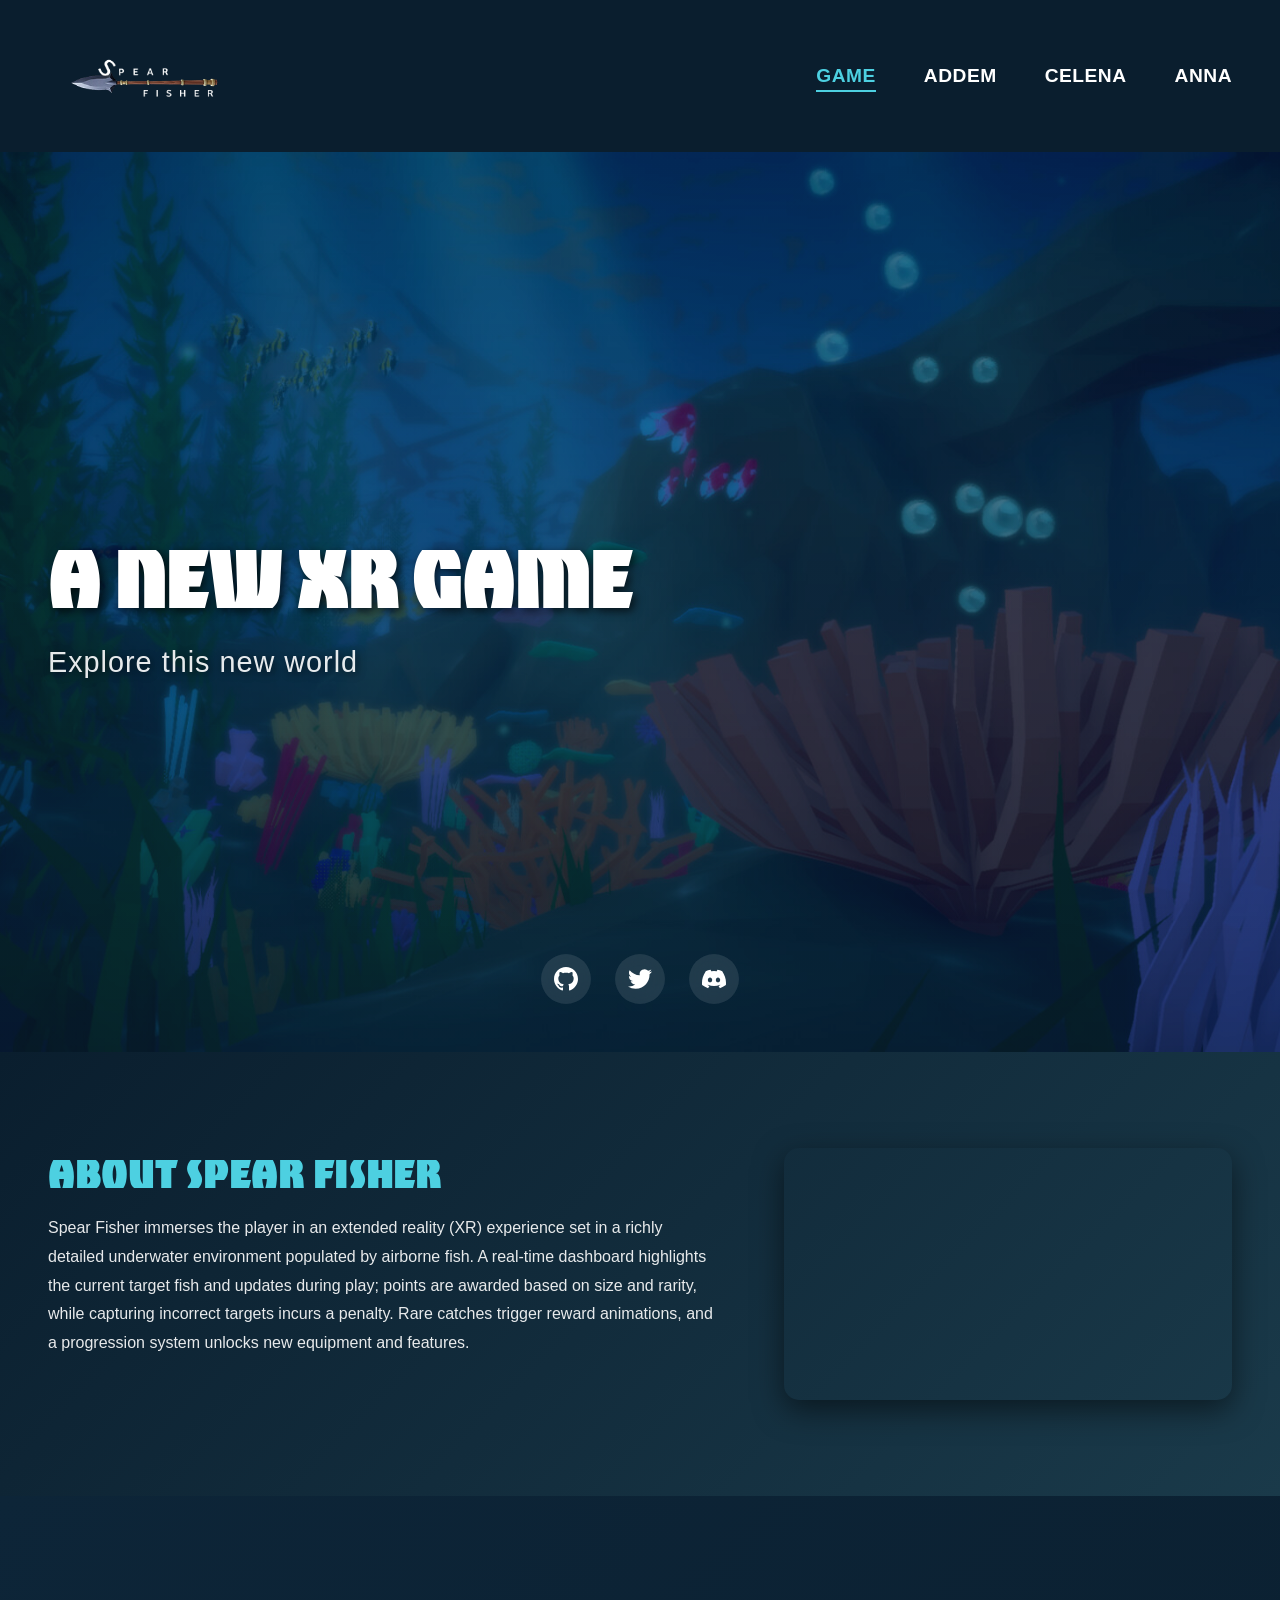
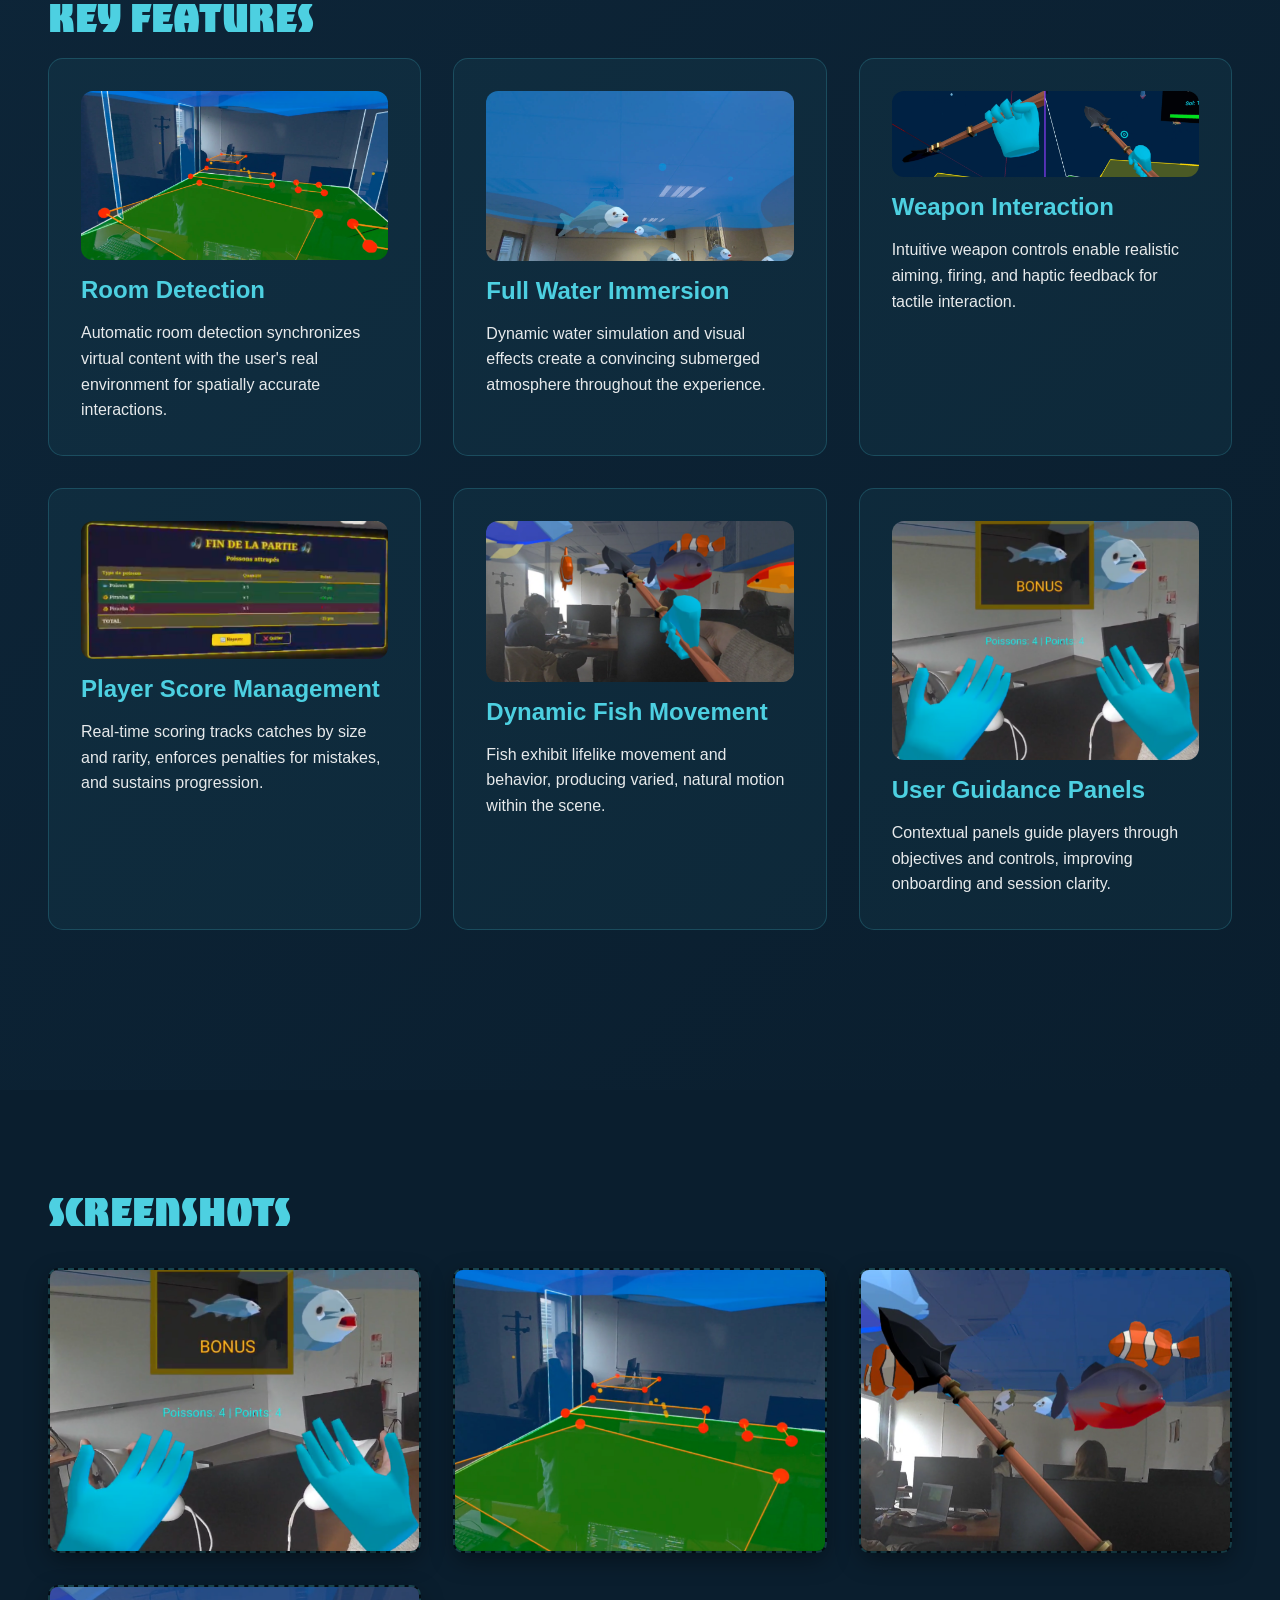
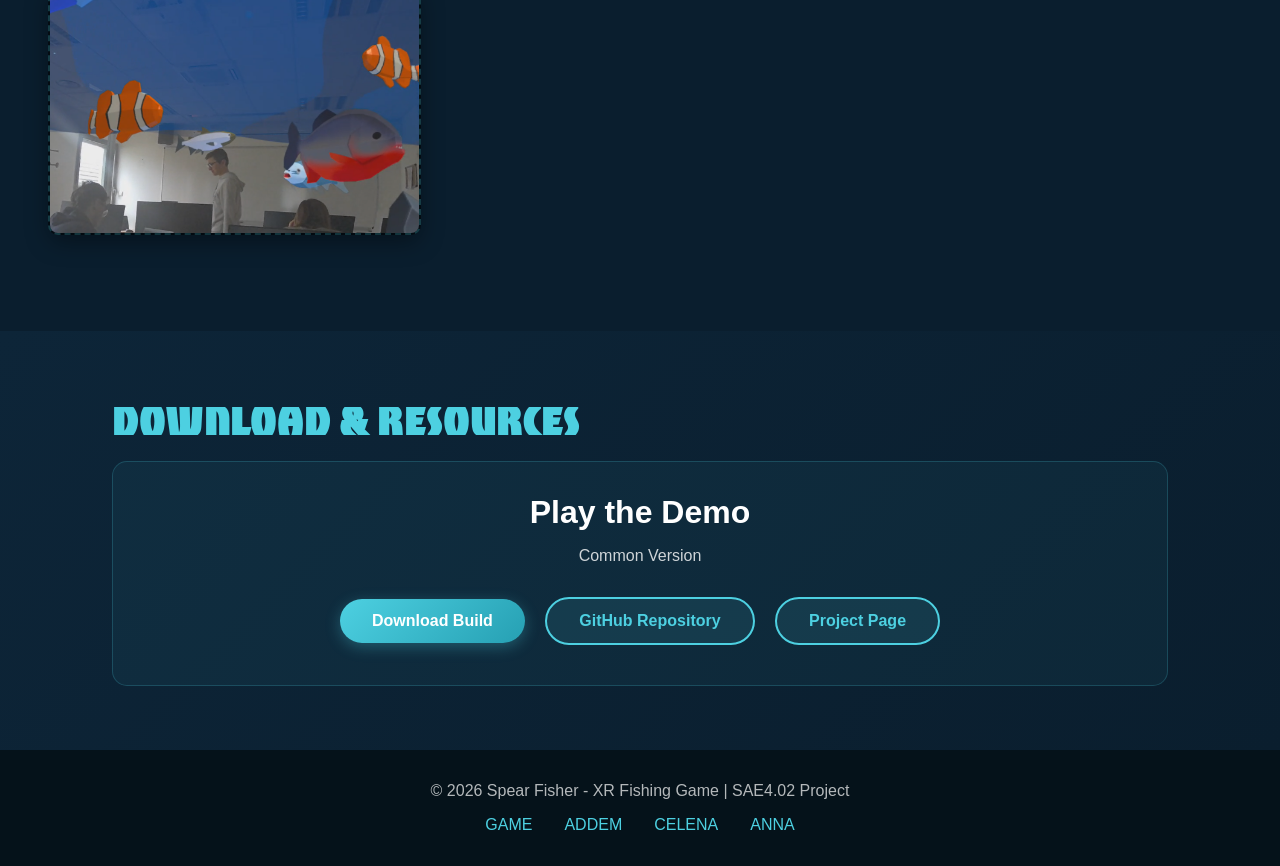
<file: index.html>
<!DOCTYPE html>
<html lang="en">

<head>
    <meta charset="UTF-8">
    <meta name="viewport" content="width=device-width, initial-scale=1.0">
    <title>GAME - Spear Fisher XR</title>
    <link rel="stylesheet" href="style.css">
</head>

<body>
    <!-- Navigation -->
    <nav class="navbar">
        <div class="nav-container">
            <div class="logo">
                <img src="asset/logo.png" alt="Spear Fisher Logo">
            </div>
            <ul class="nav-menu">
                <li><a href="index.html" class="active">GAME</a></li>
                <li><a href="addem.html">ADDEM</a></li>
                <li><a href="celena.html">CELENA</a></li>
                <li><a href="anna.html">ANNA</a></li>
            </ul>
        </div>
    </nav>

    <!-- Hero Section -->
    <section class="hero">
        <div class="hero-content">
            <h1 class="hero-title">A New XR Game</h1>
            <p class="hero-subtitle">Explore this new world</p>
        </div>

        <!-- Social Icons -->
        <div class="social-icons">
            <a href="#" class="social-icon" aria-label="GitHub">
                <svg xmlns="http://www.w3.org/2000/svg" width="24" height="24" viewBox="0 0 24 24" fill="currentColor">
                    <path
                        d="M12 0c-6.626 0-12 5.373-12 12 0 5.302 3.438 9.8 8.207 11.387.599.111.793-.261.793-.577v-2.234c-3.338.726-4.033-1.416-4.033-1.416-.546-1.387-1.333-1.756-1.333-1.756-1.089-.745.083-.729.083-.729 1.205.084 1.839 1.237 1.839 1.237 1.07 1.834 2.807 1.304 3.492.997.107-.775.418-1.305.762-1.604-2.665-.305-5.467-1.334-5.467-5.931 0-1.311.469-2.381 1.236-3.221-.124-.303-.535-1.524.117-3.176 0 0 1.008-.322 3.301 1.23.957-.266 1.983-.399 3.003-.404 1.02.005 2.047.138 3.006.404 2.291-1.552 3.297-1.23 3.297-1.23.653 1.653.242 2.874.118 3.176.77.84 1.235 1.911 1.235 3.221 0 4.609-2.807 5.624-5.479 5.921.43.372.823 1.102.823 2.222v3.293c0 .319.192.694.801.576 4.765-1.589 8.199-6.086 8.199-11.386 0-6.627-5.373-12-12-12z" />
                </svg>
            </a>
            <a href="#" class="social-icon" aria-label="Twitter">
                <svg xmlns="http://www.w3.org/2000/svg" width="24" height="24" viewBox="0 0 24 24" fill="currentColor">
                    <path
                        d="M23.953 4.57a10 10 0 01-2.825.775 4.958 4.958 0 002.163-2.723c-.951.555-2.005.959-3.127 1.184a4.92 4.92 0 00-8.384 4.482C7.69 8.095 4.067 6.13 1.64 3.162a4.822 4.822 0 00-.666 2.475c0 1.71.87 3.213 2.188 4.096a4.904 4.904 0 01-2.228-.616v.06a4.923 4.923 0 003.946 4.827 4.996 4.996 0 01-2.212.085 4.936 4.936 0 004.604 3.417 9.867 9.867 0 01-6.102 2.105c-.39 0-.779-.023-1.17-.067a13.995 13.995 0 007.557 2.209c9.053 0 13.998-7.496 13.998-13.985 0-.21 0-.42-.015-.63A9.935 9.935 0 0024 4.59z" />
                </svg>
            </a>
            <a href="#" class="social-icon" aria-label="Discord">
                <svg xmlns="http://www.w3.org/2000/svg" width="24" height="24" viewBox="0 0 24 24" fill="currentColor">
                    <path
                        d="M20.317 4.37a19.791 19.791 0 00-4.885-1.515.074.074 0 00-.079.037c-.21.375-.444.864-.608 1.25a18.27 18.27 0 00-5.487 0 12.64 12.64 0 00-.617-1.25.077.077 0 00-.079-.037A19.736 19.736 0 003.677 4.37a.07.07 0 00-.032.027C.533 9.046-.32 13.58.099 18.057a.082.082 0 00.031.057 19.9 19.9 0 005.993 3.03.078.078 0 00.084-.028c.462-.63.874-1.295 1.226-1.994a.076.076 0 00-.041-.106 13.107 13.107 0 01-1.872-.892.077.077 0 01-.008-.128 10.2 10.2 0 00.372-.292.074.074 0 01.077-.01c3.928 1.793 8.18 1.793 12.062 0a.074.074 0 01.078.01c.12.098.246.198.373.292a.077.077 0 01-.006.127 12.299 12.299 0 01-1.873.892.077.077 0 00-.041.107c.36.698.772 1.362 1.225 1.993a.076.076 0 00.084.028 19.839 19.839 0 006.002-3.03.077.077 0 00.032-.054c.5-5.177-.838-9.674-3.549-13.66a.061.061 0 00-.031-.03zM8.02 15.33c-1.183 0-2.157-1.085-2.157-2.419 0-1.333.956-2.419 2.157-2.419 1.21 0 2.176 1.096 2.157 2.42 0 1.333-.956 2.418-2.157 2.418zm7.975 0c-1.183 0-2.157-1.085-2.157-2.419 0-1.333.955-2.419 2.157-2.419 1.21 0 2.176 1.096 2.157 2.42 0 1.333-.946 2.418-2.157 2.418z" />
                </svg>
            </a>
        </div>
    </section>

    <!-- Game Presentation Section -->
    <section class="section game-section">
        <div class="container">
            <div class="game-content">
                <div class="game-description">
                    <h2 class="section-title">About Spear Fisher</h2>
                    <p>Spear Fisher immerses the player in an extended reality (XR) experience set in a richly detailed
                        underwater environment populated by airborne fish. A real-time dashboard highlights the current
                        target fish and updates during play; points are awarded based on size and rarity, while
                        capturing incorrect targets incurs a penalty. Rare catches trigger reward animations, and a
                        progression system unlocks new equipment and features.</p>

                </div>

                <div class="game-media">
                    <div class="video-container">
                        <iframe src="https://www.youtube.com/embed/1EfYbDWa8t8" title="Gameplay Demo" allowfullscreen ""
                            allow="accelerometer; autoplay; clipboard-write; encrypted-media; gyroscope; picture-in-picture; web-share"></iframe>
                    </div>
                </div>
            </div>
        </div>
    </section>

    <!-- Features Section -->
    <section class="section features-section">
        <div class="container">
            <h2 class="section-title">Key Features</h2>
            <div class="features-grid">
                <div class="feature-card">
                    <img src="asset/room-detection.png" alt="Room detection" class="feature-icon">
                    <div class="feature-content">
                        <h3>Room Detection</h3>
                        <p>Automatic room detection synchronizes virtual content with the user's real environment for
                            spatially accurate interactions.</p>
                    </div>
                </div>
                <div class="feature-card">
                    <img src="asset/water.png" alt="Water immersion" class="feature-icon">
                    <div class="feature-content">
                        <h3>Full Water Immersion</h3>
                        <p>Dynamic water simulation and visual effects create a convincing submerged atmosphere
                            throughout
                            the experience.</p>
                    </div>
                </div>
                <div class="feature-card">
                    <img src="asset/harpoon-grab.png" alt="Weapon interaction" class="feature-icon">
                    <div class="feature-content">
                        <h3>Weapon Interaction</h3>
                        <p>Intuitive weapon controls enable realistic aiming, firing, and haptic feedback for tactile
                            interaction.</p>
                    </div>
                </div>
                <div class="feature-card">
                    <img src="asset/end-game-panel.png" alt="Score management" class="feature-icon">
                    <div class="feature-content">
                        <h3>Player Score Management</h3>
                        <p>Real-time scoring tracks catches by size and rarity, enforces penalties for mistakes, and
                            sustains progression.</p>
                    </div>
                </div>
                <div class="feature-card">
                    <img src="asset/fish.png" alt="Moving fish" class="feature-icon">
                    <div class="feature-content">
                        <h3>Dynamic Fish Movement</h3>
                        <p>Fish exhibit lifelike movement and behavior, producing varied, natural motion within the
                            scene.
                        </p>
                    </div>
                </div>
                <div class="feature-card">
                    <img src="asset/bonus-panel_and_hand.png" alt="Guidance panels" class="feature-icon">
                    <div class="feature-content">
                        <h3>User Guidance Panels</h3>
                        <p>Contextual panels guide players through objectives and controls, improving onboarding and
                            session
                            clarity.</p>
                    </div>
                </div>
            </div>
        </div>
    </section>

    <!-- Code Examples Section -->

    <!-- Screenshots Section -->
    <section class="section screenshots-section-full">
        <div class="container">
            <h2 class="section-title">Screenshots</h2>
            <div class="screenshot-grid">
                <div class="screenshot-placeholder">
                    <img src="asset/screenshots/Capture d'écran 2026-02-27 092124.png" alt="Screenshot 1 - Gameplay">
                </div>
                <div class="screenshot-placeholder">
                    <img src="asset/screenshots/Capture d'écran 2026-02-27 092054.png" alt="Screenshot 2 - Dashboard">
                </div>
                <div class="screenshot-placeholder">
                    <img src="asset/screenshots/Capture d'écran 2026-02-27 092014.png" alt="Screenshot 3 - Rare Catch">
                </div>
                <div class="screenshot-placeholder">
                    <img src="asset/screenshots/Capture d'écran 2026-02-27 091949.png" alt="Screenshot 4 - End Screen">
                </div>
            </div>
        </div>
    </section>

    <!-- Download Section -->
    <section class="section download-section">
        <div class="container">
            <h2 class="section-title">Download & Resources</h2>
            <div class="download-grid">
                <div class="download-card">
                    <h3>Play the Demo</h3>
                    <p>Common Version</p>
                    <a href="#" class="btn-download">Download Build</a>
                    <a href="https://github.com/anna-viroulaud/SAE4.02" class="btn-link">GitHub Repository</a>
                    <a href="https://anna-viroulaud.github.io/SAE4.02/" class="btn-link">Project Page</a>
                </div>
            </div>
        </div>
    </section>

    <!-- Footer -->
    <footer class="footer">
        <div class="container">
            <p>&copy; 2026 Spear Fisher - XR Fishing Game | SAE4.02 Project</p>
            <div class="footer-links">
                <a href="index.html">GAME</a>
                <a href="addem.html">ADDEM</a>
                <a href="celena.html">CELENA</a>
                <a href="anna.html">ANNA</a>
            </div>
        </div>
    </footer>
</body>

</html>
</file>
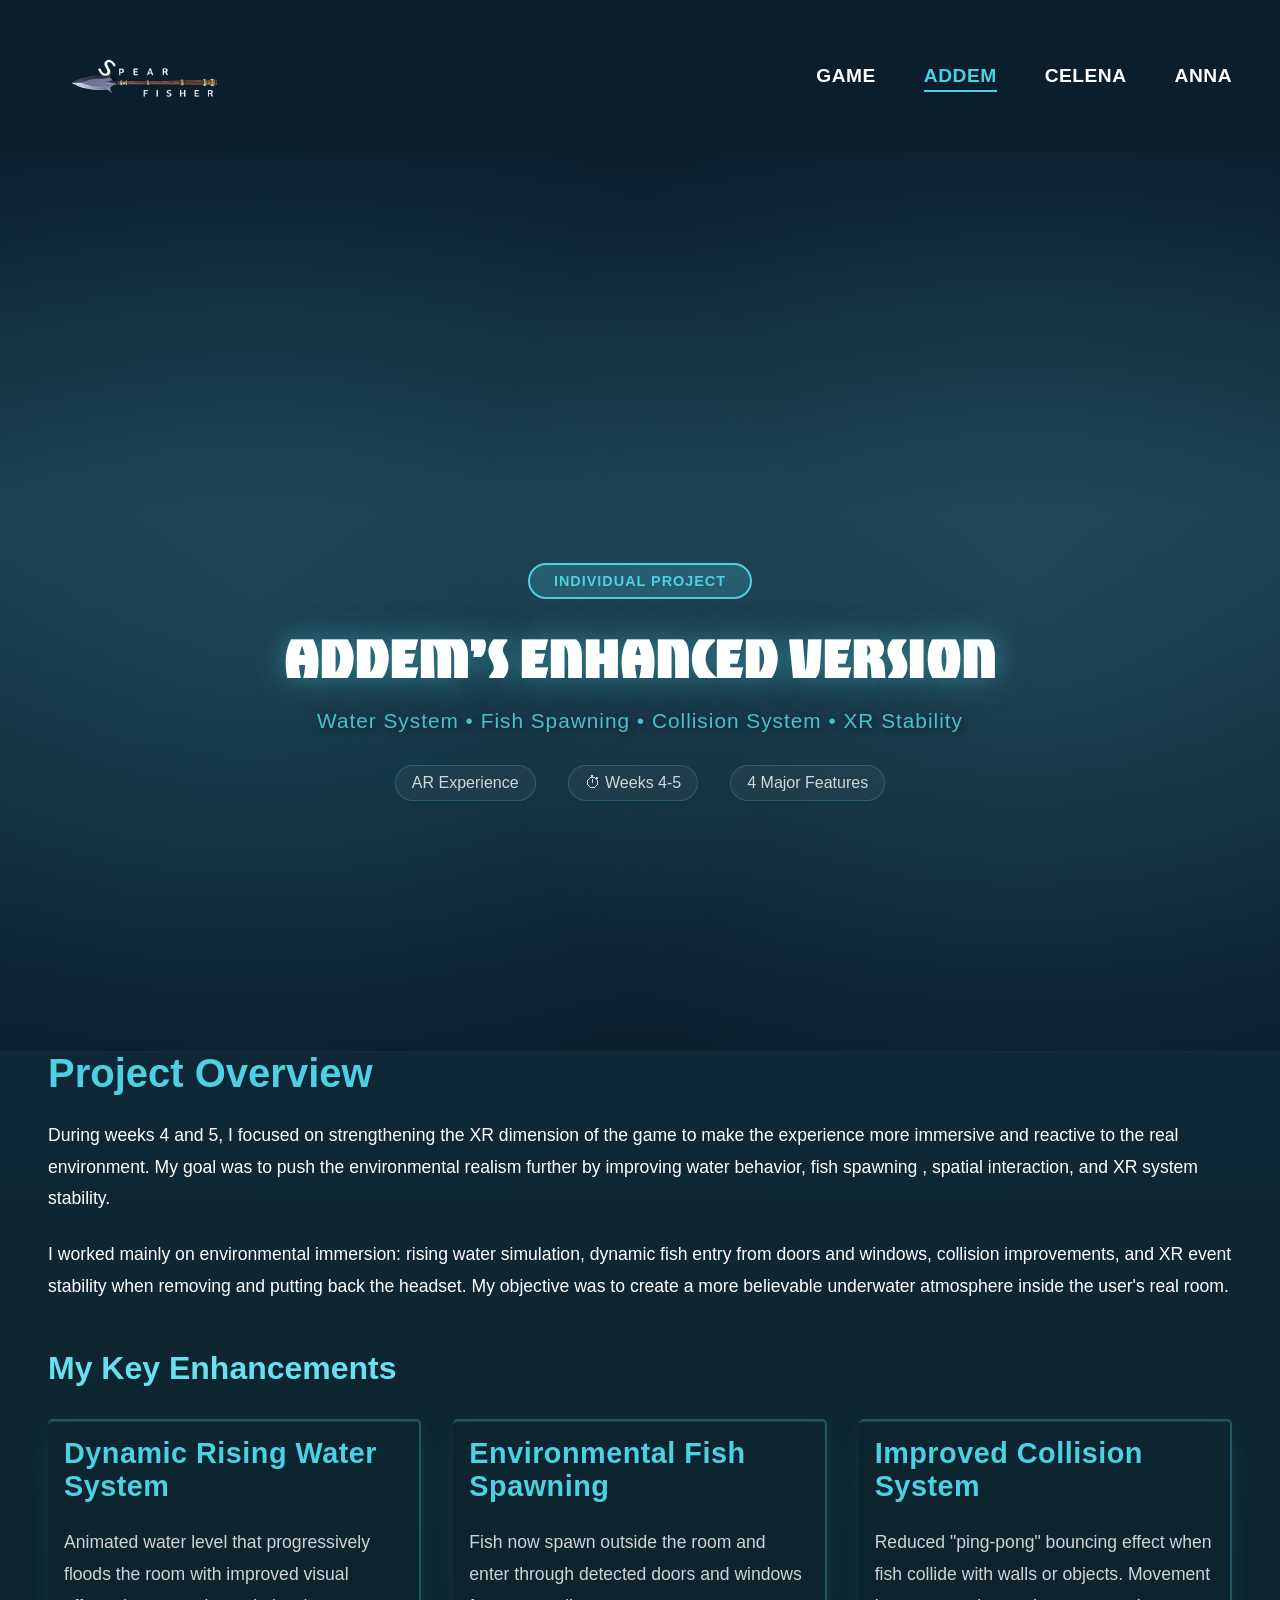
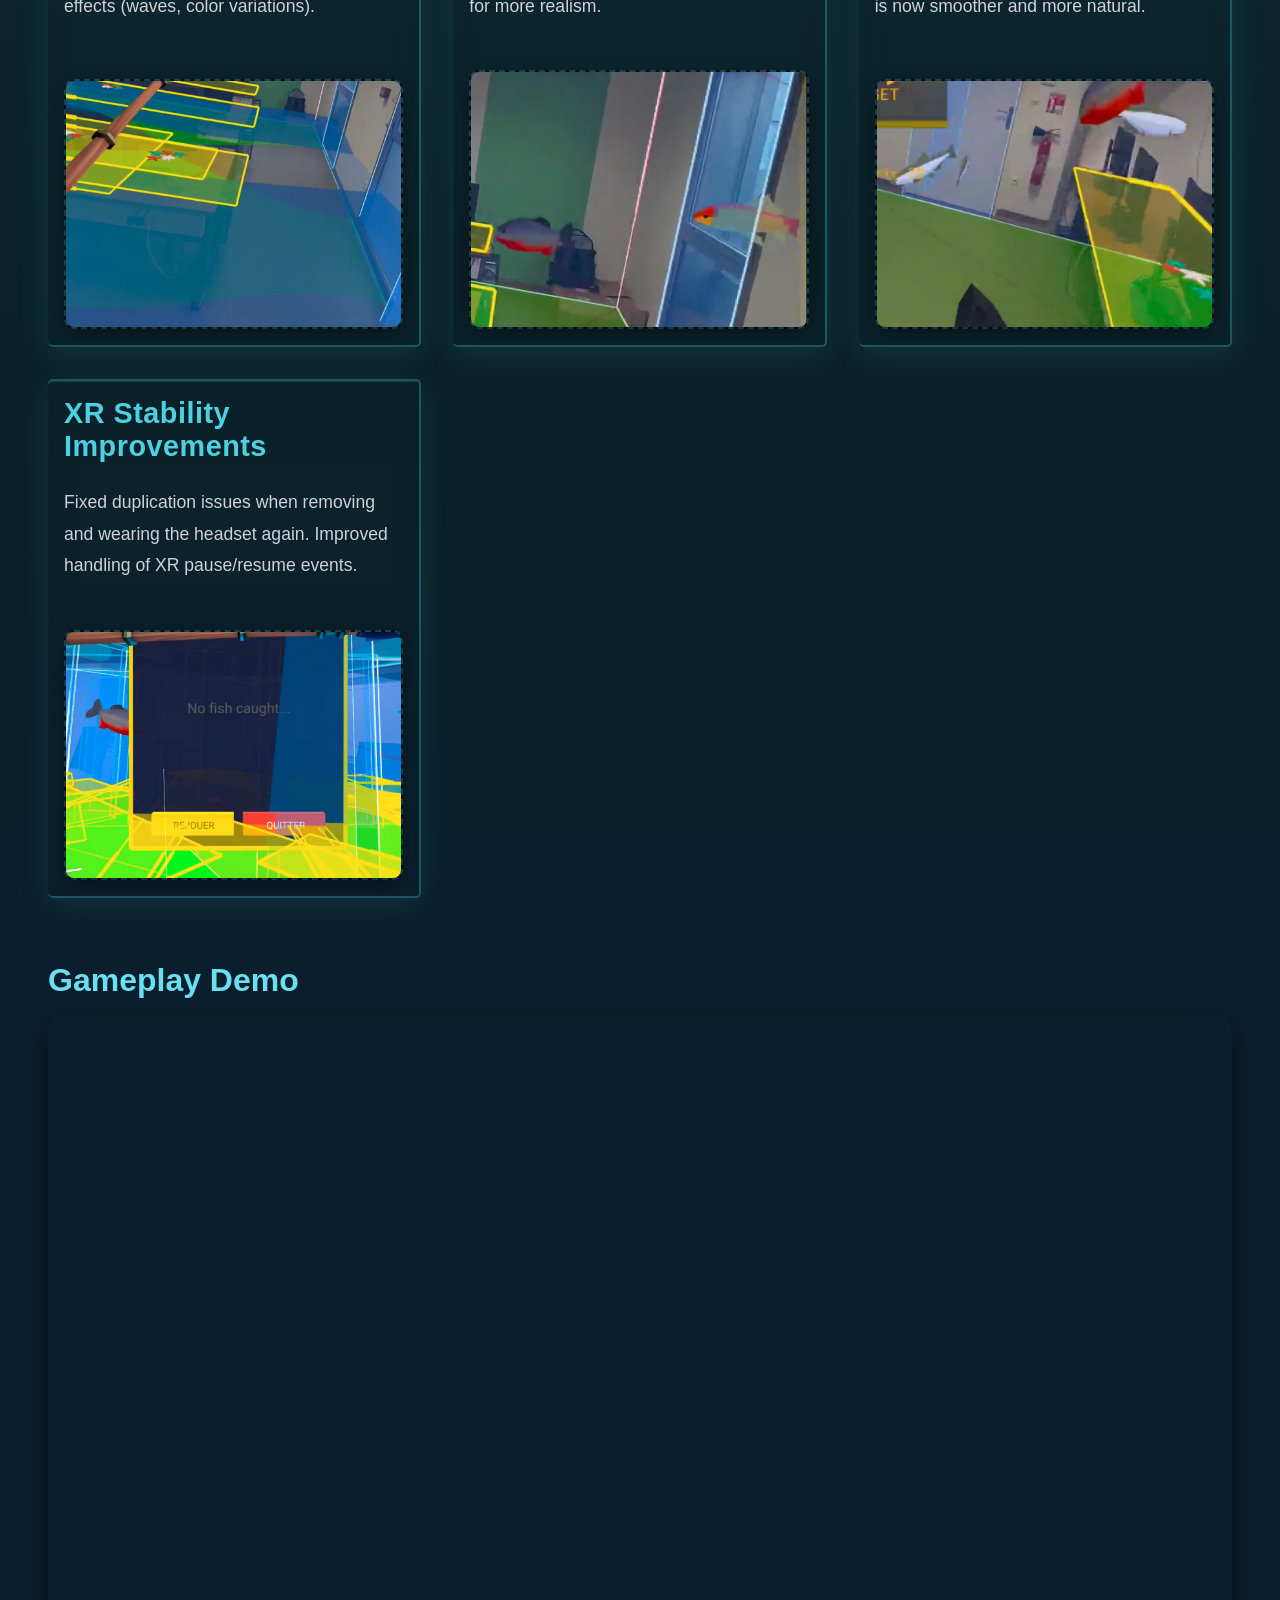
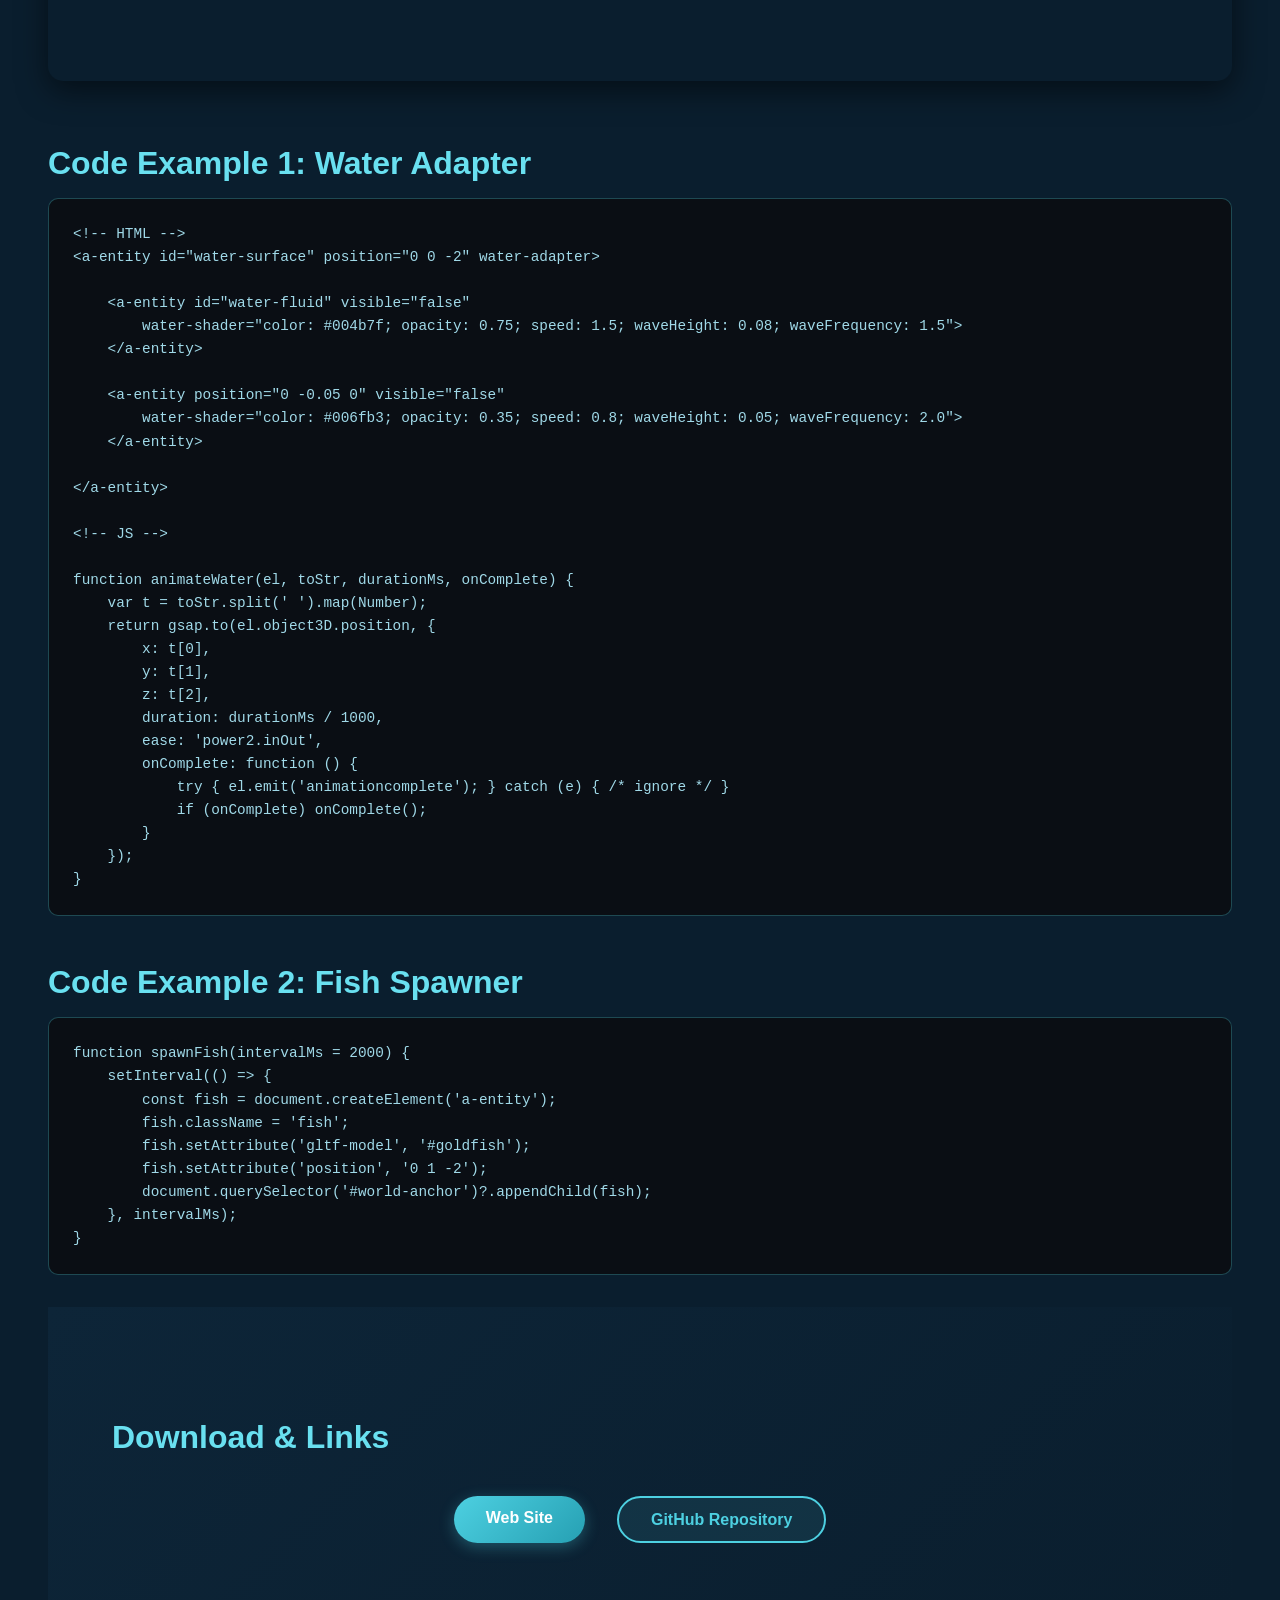
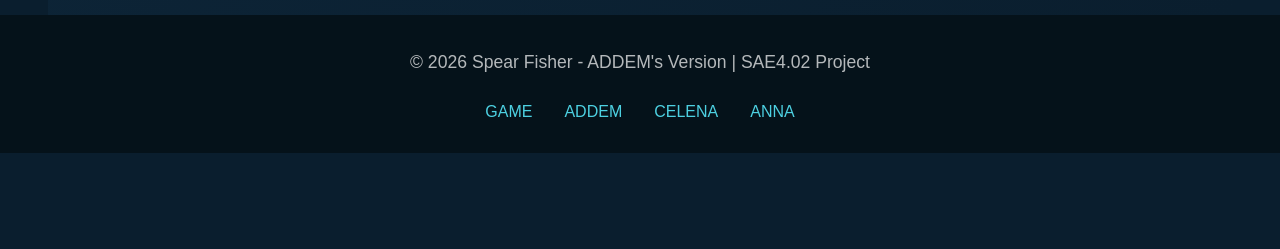
<file: addem.html>
<!DOCTYPE html>
<html lang="en">

<head>
    <meta charset="UTF-8">
    <meta name="viewport" content="width=device-width, initial-scale=1.0">
    <title>ADDEM</title>
    <link rel="stylesheet" href="style.css">
</head>

<body>
    <!-- Navigation -->
    <nav class="navbar">
        <div class="nav-container">
            <div class="logo">
                <a href="index.html"><img src="asset/logo.png" alt="Spear Fisher Logo"></a>
            </div>
            <ul class="nav-menu">
                <li><a href="index.html">GAME</a></li>
                <li><a href="addem.html" class="active">ADDEM</a></li>
                <li><a href="celena.html">CELENA</a></li>
                <li><a href="anna.html">ANNA</a></li>
            </ul>
        </div>
    </nav>

    <!-- Hero Section -->
    <section class="hero member-hero-enhanced">
        <div class="hero-content">
            <div class="hero-badge">Individual Project</div>
            <h1 class="hero-title">ADDEM's Enhanced Version</h1>
            <p class="hero-subtitle">Water System • Fish Spawning • Collision System • XR Stability </p>
            <div class="hero-meta">
                <span class="meta-item"> AR Experience</span>
                <span class="meta-item">⏱ Weeks 4-5</span>
                <span class="meta-item"> 4 Major Features</span>
            </div>
        </div>
    </section>

    <!-- Content Section -->
    <section class="section member-content">
        <div class="container">
            <h2>Project Overview</h2>
            <p>
                During weeks 4 and 5, I focused on strengthening the XR dimension of the game to make the experience
                more immersive and reactive to the real environment.
                My goal was to push the environmental realism further by improving water behavior, fish spawning ,
                spatial interaction, and XR system stability.
            </p>

            <p>
                I worked mainly on environmental immersion: rising water simulation, dynamic fish entry from doors and
                windows, collision improvements, and XR event stability when removing and putting back the headset.
                My objective was to create a more believable underwater atmosphere inside the user's real room.
            </p>
            <h3>My Key Enhancements</h3>
            <ul class="feature-list">
                <li class="key-screenshot">
                    <h4 class="card-title">Dynamic Rising Water System</h4>
                    <p class="card-description">Animated water level that progressively floods the room with improved
                        visual effects (waves, color variations).</p>
                    <div class="screenshot-placeholder"><img src="asset/page-addem/water-effect.png"
                            alt="Dynamic Rising Water System"></div>
                </li>

                <li class="key-screenshot">
                    <h4 class="card-title">Environmental Fish Spawning</h4>
                    <p class="card-description">Fish now spawn outside the room and enter through detected doors and
                        windows for more realism.</p>
                    <div class="screenshot-placeholder"><img src="asset/page-addem/fish-spawn-effect.png"
                            alt="Environmental Fish Spawning"></div>
                </li>

                <li class="key-screenshot">
                    <h4 class="card-title">Improved Collision System</h4>
                    <p class="card-description">Reduced "ping-pong" bouncing effect when fish collide with walls or
                        objects. Movement is now smoother and more natural.</p>
                    <div class="screenshot-placeholder"><img src="asset/page-addem/fish-collision.png"
                            alt="Improved Collision System"></div>
                </li>

                <li class="key-screenshot">
                    <h4 class="card-title">XR Stability Improvements</h4>
                    <p class="card-description">Fixed duplication issues when removing and wearing the headset again.
                        Improved handling of XR pause/resume events.</p>
                    <div class="screenshot-placeholder"><img src="asset/page-addem/bug.png"
                            alt="XR Stability Improvements"></div>
                </li>
            </ul>

            <!-- Video Demo -->
            <div class="video-section">
                <h3>Gameplay Demo</h3>
                <div class="video-container">
                    <iframe src="https://www.youtube.com/embed/3fQ3RCez854" title="Gameplay Demo" allowfullscreen=""
                        allow="accelerometer; autoplay; clipboard-write; encrypted-media; gyroscope; picture-in-picture; web-share"></iframe>
                </div>
            </div>

            <!-- Screenshots -->

            <!-- Code Examples -->
            <div class="code-section">
                <h3>Code Example 1: Water Adapter</h3>
                <pre><code>&lt;!-- HTML --&gt;
&lt;a-entity id="water-surface" position="0 0 -2" water-adapter&gt;

    &lt;a-entity id="water-fluid" visible="false"
        water-shader="color: #004b7f; opacity: 0.75; speed: 1.5; waveHeight: 0.08; waveFrequency: 1.5"&gt;
    &lt;/a-entity&gt;
  
    &lt;a-entity position="0 -0.05 0" visible="false"
        water-shader="color: #006fb3; opacity: 0.35; speed: 0.8; waveHeight: 0.05; waveFrequency: 2.0"&gt;
    &lt;/a-entity&gt;

&lt;/a-entity&gt;

&lt;!-- JS --&gt;

function animateWater(el, toStr, durationMs, onComplete) {
    var t = toStr.split(' ').map(Number);
    return gsap.to(el.object3D.position, {
        x: t[0],
        y: t[1],
        z: t[2],
        duration: durationMs / 1000,
        ease: 'power2.inOut',
        onComplete: function () {
            try { el.emit('animationcomplete'); } catch (e) { /* ignore */ }
            if (onComplete) onComplete();
        }
    });
}
</code></pre>

                <h3>Code Example 2: Fish Spawner</h3>
                <pre><code>function spawnFish(intervalMs = 2000) {
    setInterval(() => {
        const fish = document.createElement('a-entity');
        fish.className = 'fish';
        fish.setAttribute('gltf-model', '#goldfish');
        fish.setAttribute('position', '0 1 -2');
        document.querySelector('#world-anchor')?.appendChild(fish);
    }, intervalMs);
}</code></pre>
            </div>

            <!-- Technical Implementation -->
            <!-- <div class="technical-section">
                <h3>Technical Details</h3>
                <ul>
                    <li><strong>Development Period:</strong> Weeks 4-5 (2 weeks)</li>
                    <li><strong>Engine:</strong> Unity 2022.3.x</li>
                    <li><strong>XR SDK:</strong> Unity XR Interaction Toolkit</li>
                    <li><strong>Platform:</strong> Meta Quest 3 / Quest Pro</li>
                    <li><strong>Programming Language:</strong> C#</li>
                    <li><strong>Special Tools/Libraries:</strong> [Add any specific tools you used]</li>
                </ul>
            </div> -->

            <!-- Challenges & Solutions -->
            <!-- n -->

            <!-- <div class="challenge-item">
                    <h4>Fish Collision "Ping-Pong" Effect</h4>
                    <p>
                        Fish were bouncing unnaturally against walls and objects.
                        I adjusted the collision response and movement vectors to smooth direction changes and avoid
                        unrealistic rebounds.
                    </p>
                </div>

                <div class="challenge-item">
                    <h4>Environmental Integration</h4> -->
            <!-- <p>
                        Making fish enter naturally through windows and doors required synchronizing spatial mapping
                        data with spawn logic.
                        This significantly improved immersion.
                    </p>
                </div>
            </div>
    </section>

    <div class="future-section">
        <h3>Future Improvements</h3>
        <ul>
            <li>Add more advanced fish AI (schooling behavior, fleeing behavior).</li>
            <li>Improve obstacle anticipation to avoid collisions before impact.</li>
            <li>Add underwater visual effects (particles, bubbles, lighting filters).</li>
            <li>Integrate spatial audio for a stronger immersive underwater atmosphere.</li>
        </ul>
    </div> -->
            <div class="download-section">
                <h3>Download & Links</h3>
                <div class="download-buttons">
                    <a href="https://addemzbalah.github.io/SAE4.02/" class="btn-download">Web Site</a>
                    <a href="https://github.com/AddemZbalah/SAE4.02" class="btn-github">GitHub Repository</a>
                </div>
            </div>
        </div>

        <!-- Footer -->
        <footer class="footer">
            <div class="container">
                <p>&copy; 2026 Spear Fisher - ADDEM's Version | SAE4.02 Project</p>
                <div class="footer-links">
                    <a href="index.html">GAME</a>
                    <a href="addem.html">ADDEM</a>
                    <a href="celena.html">CELENA</a>
                    <a href="anna.html">ANNA</a>
                </div>
            </div>
        </footer>
</body>

</html>
</file>
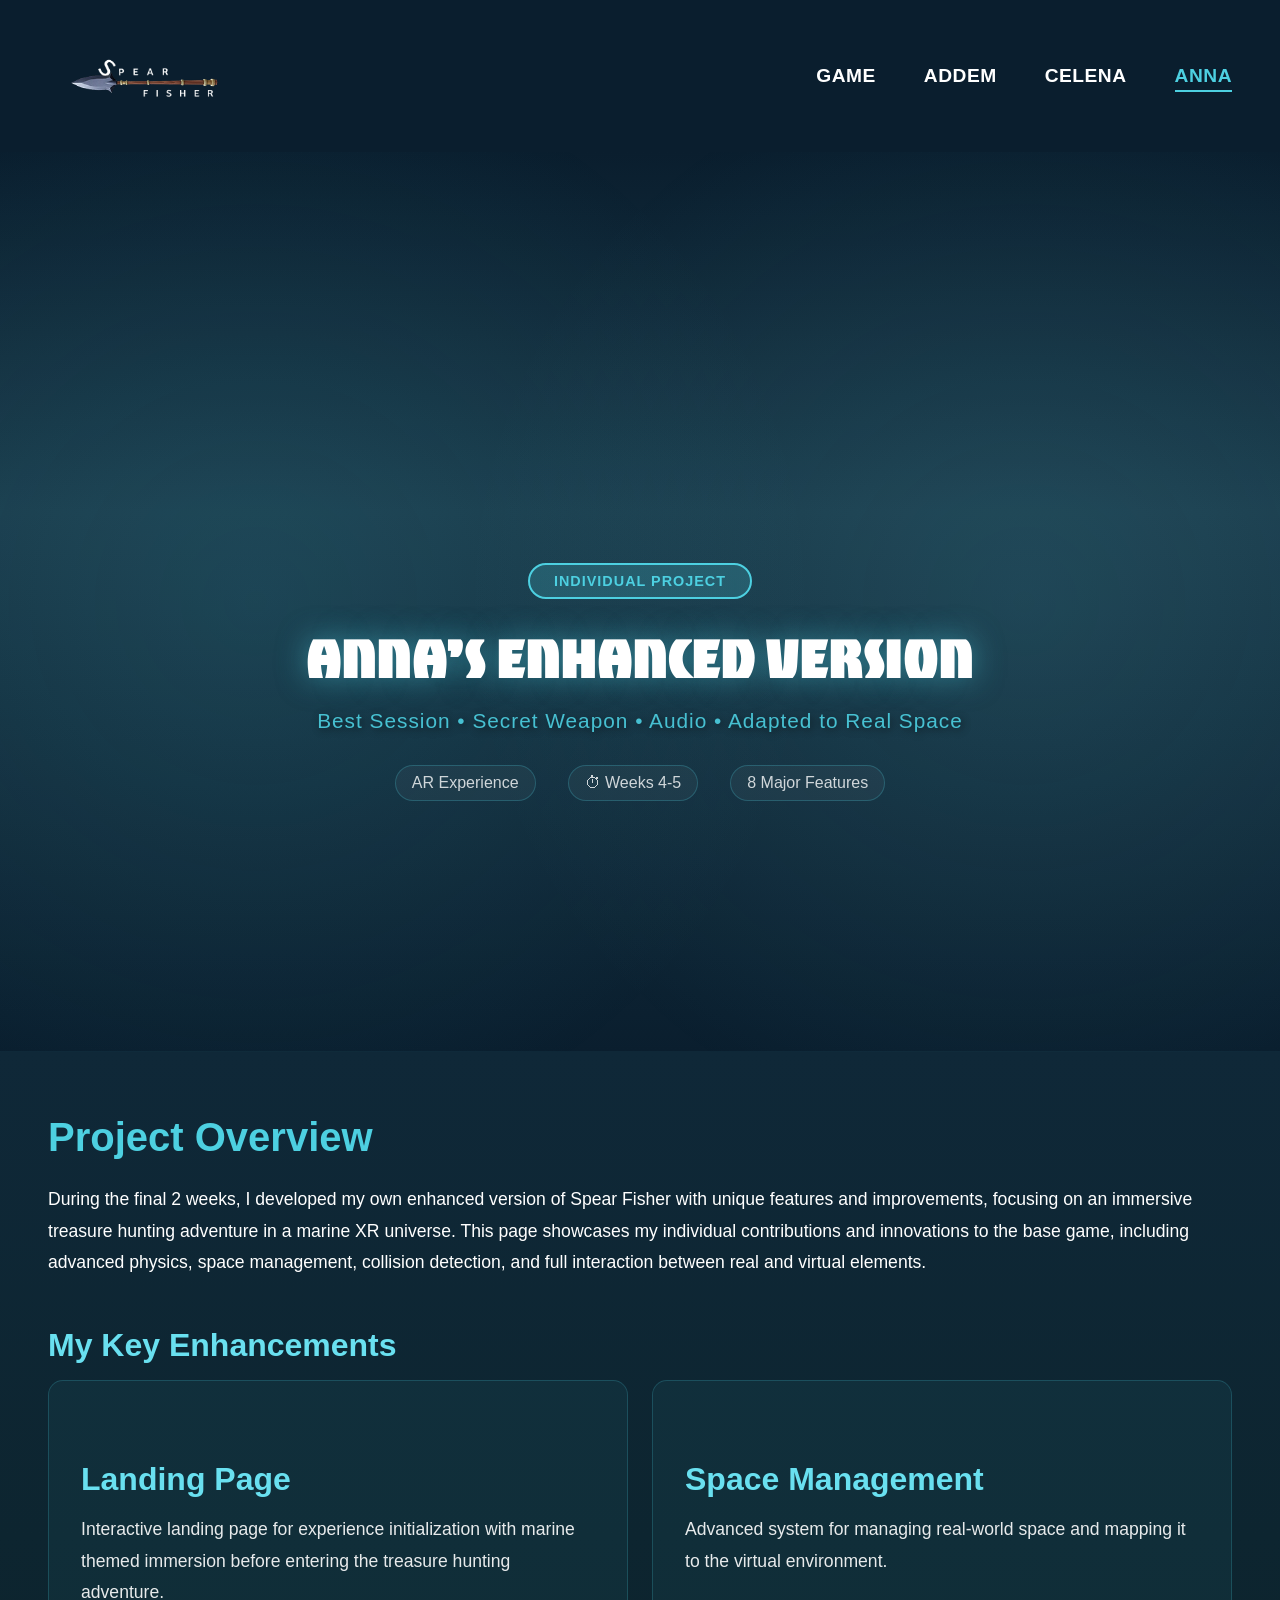
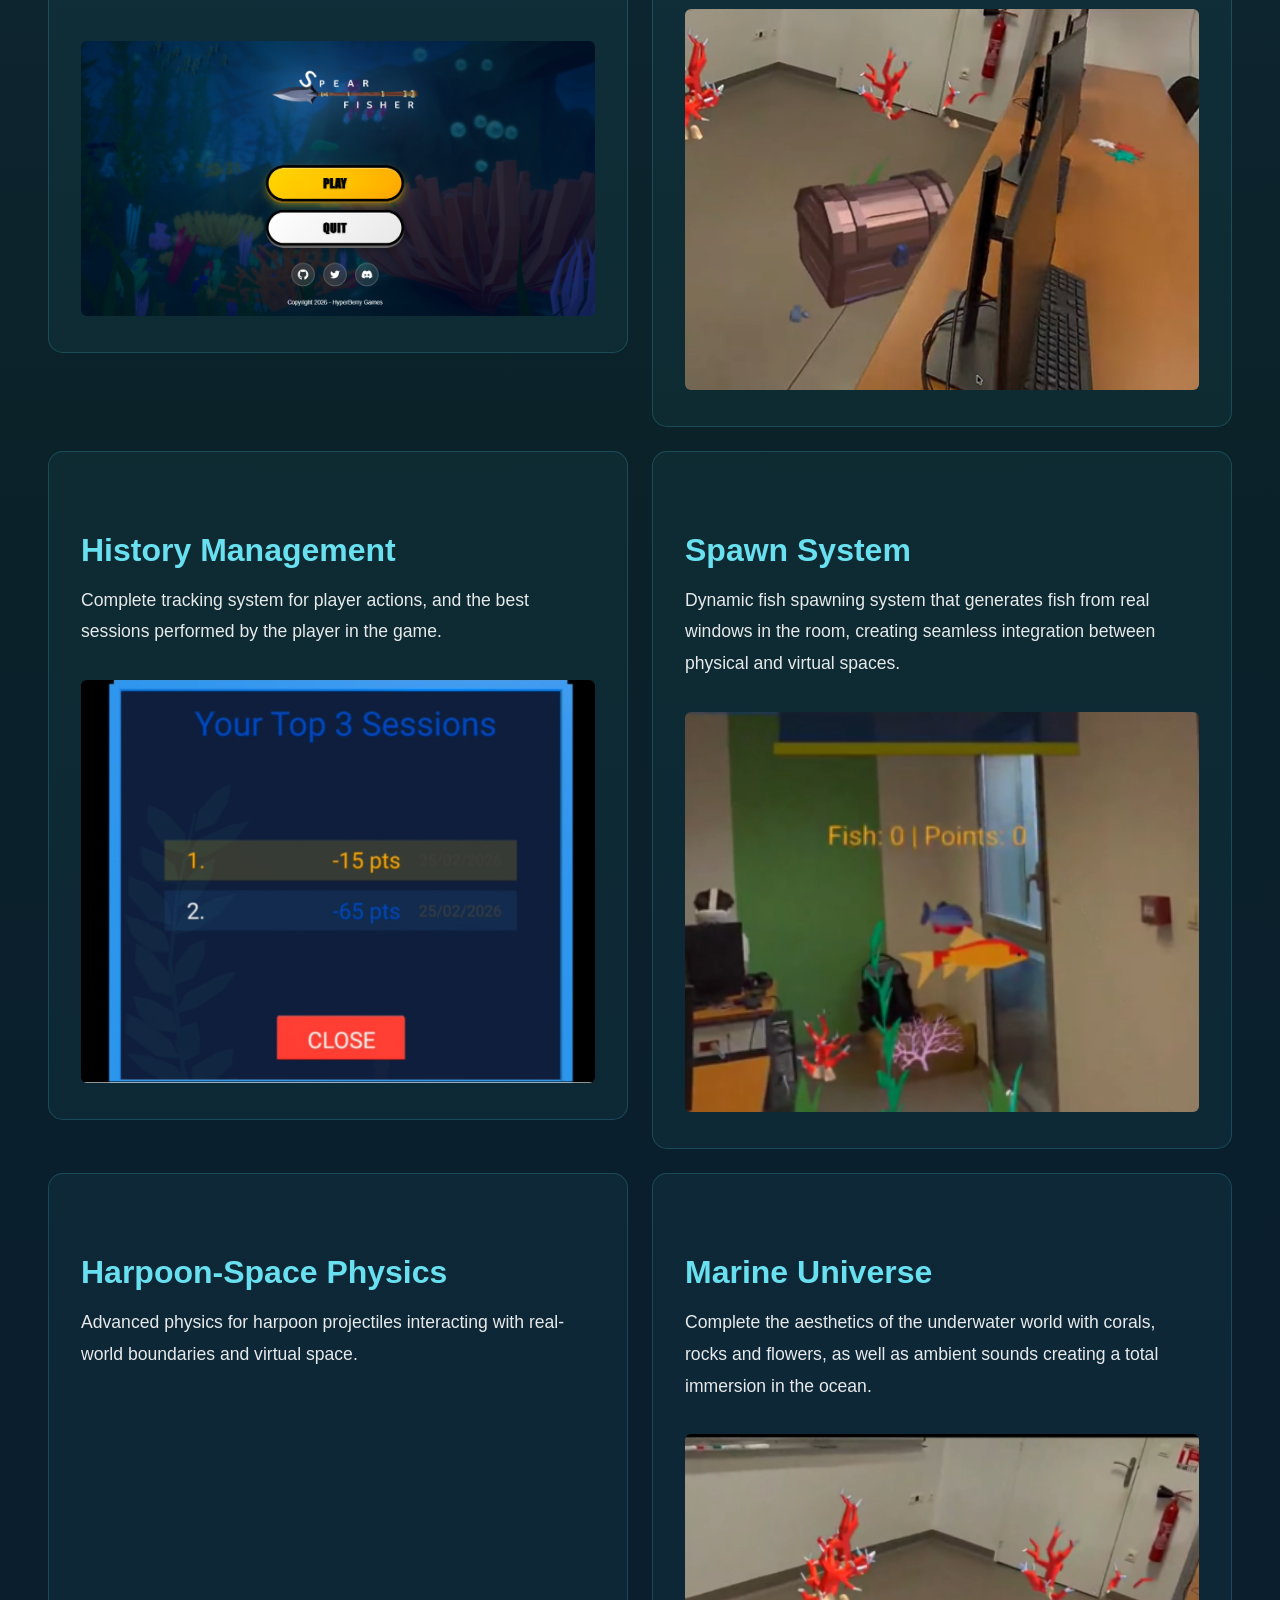
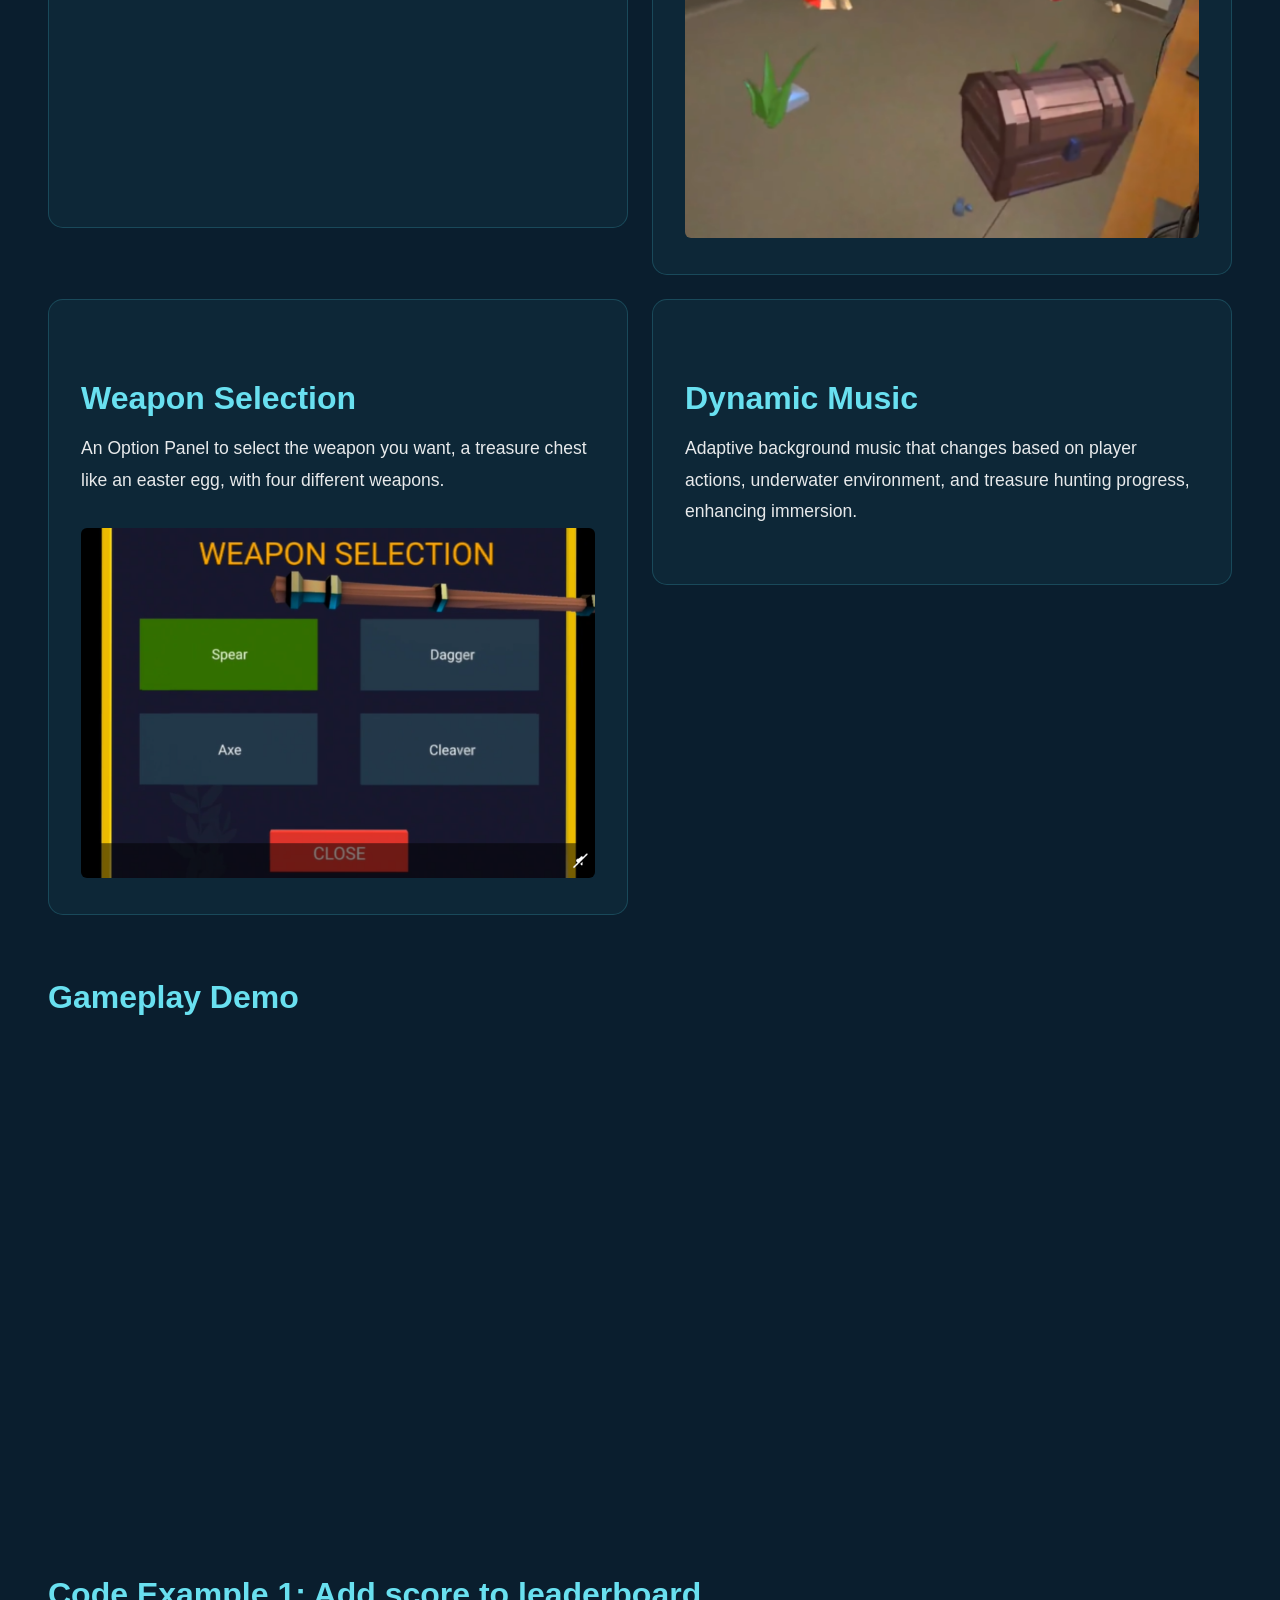
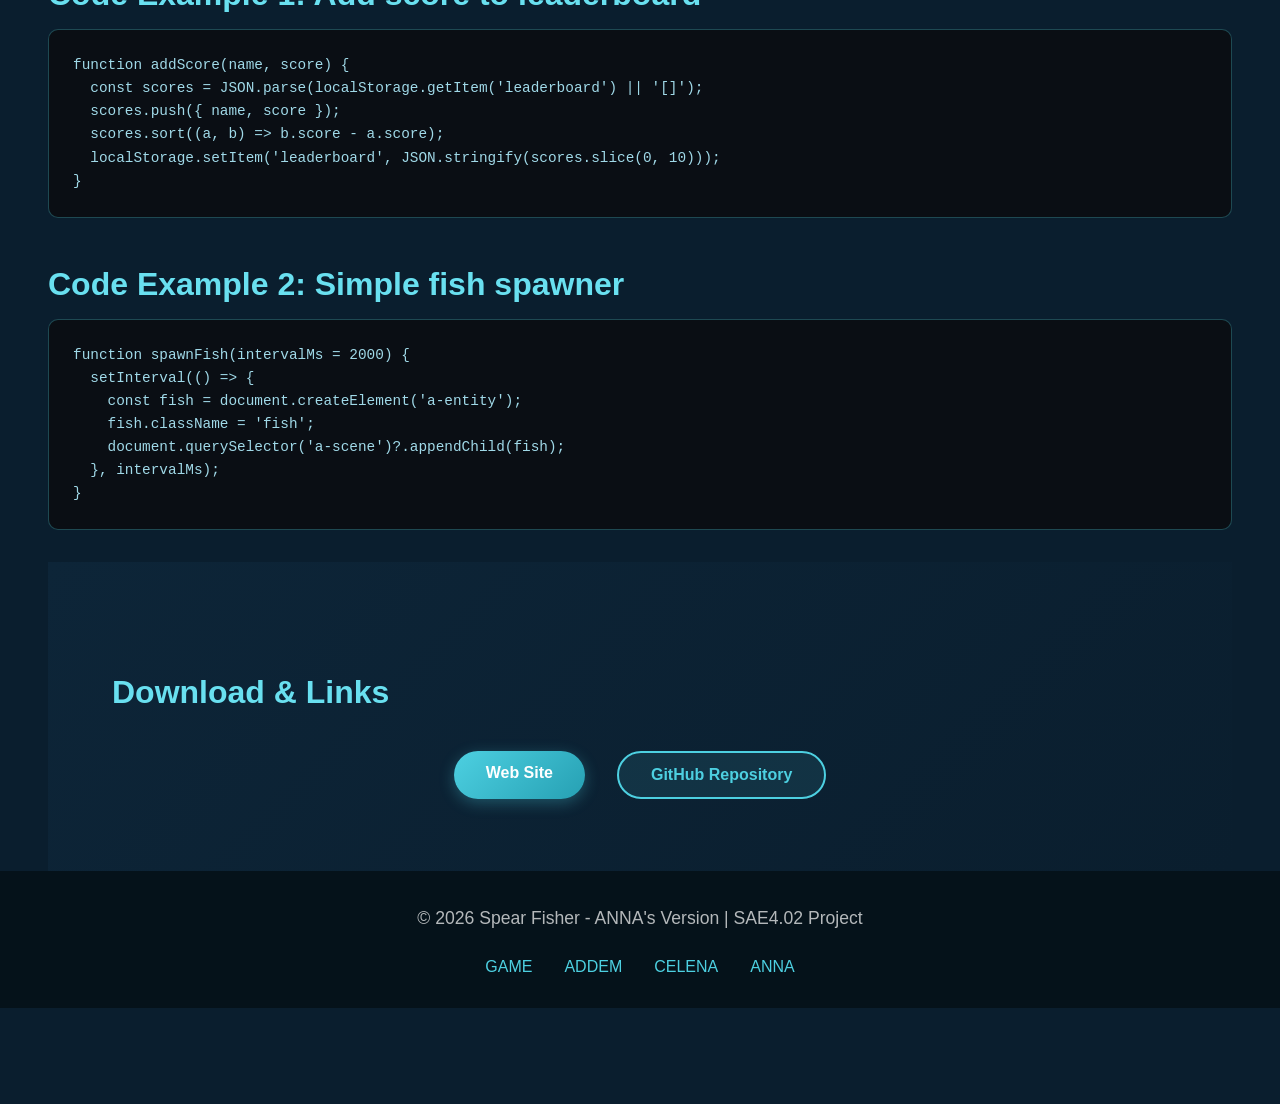
<file: anna.html>
<!DOCTYPE html>
<html lang="en">

<head>
  <meta charset="UTF-8">
  <meta name="viewport" content="width=device-width, initial-scale=1.0">
  <title>ANNA</title>
  <link rel="stylesheet" href="style.css">
</head>

<body>
  <!-- Navigation -->
  <nav class="navbar">
    <div class="nav-container">
      <div class="logo">
        <a href="index.html"><img src="asset/logo.png" alt="Spear Fisher Logo"></a>
      </div>
      <ul class="nav-menu">
        <li><a href="index.html">GAME</a></li>
        <li><a href="addem.html">ADDEM</a></li>
        <li><a href="celena.html">CELENA</a></li>
        <li><a href="anna.html" class="active">ANNA</a></li>
      </ul>
    </div>
  </nav>

  <!-- Hero Section -->
  <section class="hero member-hero-enhanced">
    <div class="hero-content">
      <div class="hero-badge">Individual Project</div>
      <h1 class="hero-title">ANNA's Enhanced Version</h1>
      <p class="hero-subtitle">Best Session • Secret Weapon • Audio • Adapted to Real Space </p>
      <div class="hero-meta">
        <span class="meta-item"> AR Experience</span>
        <span class="meta-item">⏱ Weeks 4-5</span>
        <span class="meta-item"> 8 Major Features</span>
      </div>
    </div>
  </section>

  <!-- Content Section -->
  <section class="section member-content">
    <div class="container" style="padding-top: 4rem;">
      <h2>Project Overview</h2>
      <p>During the final 2 weeks, I developed my own enhanced version of Spear Fisher with unique features and
        improvements, focusing on an immersive treasure hunting adventure in a marine XR universe. This page showcases
        my individual contributions and innovations to the base game, including advanced physics, space management,
        collision detection, and full interaction between real and virtual elements.</p>

      <h3 id="features">My Key Enhancements</h3>
      <div class="features-grid"
        style="display: grid; grid-template-columns: repeat(2, 1fr); gap: 1.5rem; align-items: start;">
        <div class="feature-card">
          <h3>Landing Page</h3>
          <p>Interactive landing page for experience initialization with marine themed immersion before entering the
            treasure hunting adventure.</p>
          <img src="asset/page-anna/loading-page.png" alt="Landing page"
            style="width:100%;height:50%;object-fit:cover;margin-top:8px;border-radius:6px;">
        </div>
        <div class="feature-card">
          <h3>Space Management</h3>
          <p>Advanced system for managing real-world space and mapping it to the virtual environment.</p>
          <img src="asset/page-anna/space-manage.png" alt="Space Management"
            style="width:100%;height:50%;object-fit:cover;margin-top:8px;border-radius:6px;">
        </div>
        <div class="feature-card">
          <h3>History Management</h3>
          <p>Complete tracking system for player actions, and the best sessions performed by the player in the game.</p>
          <img src="asset/page-anna/best-session.png" alt="History Management"
            style="width:100%;height:50%;object-fit:cover;margin-top:8px;border-radius:6px;">
        </div>
        <div class="feature-card">
          <h3>Spawn System</h3>
          <p>Dynamic fish spawning system that generates fish from real windows in the room, creating seamless
            integration between physical and virtual spaces.</p>
          <img src="asset/page-anna/window-spawner.png" alt="Spawn System"
            style="width:100%;height:50%;object-fit:cover;margin-top:8px;border-radius:6px;">
        </div>
        <div class="feature-card">
          <h3>Harpoon-Space Physics</h3>
          <p>Advanced physics for harpoon projectiles interacting with real-world boundaries and virtual space.</p>
          <div style="margin-top:8px;">
            <iframe width="400" height="400" src="https://www.youtube.com/embed/0L75jEzHfZA" title="Harpoon physics"
              frameborder="0"
              allow="accelerometer; autoplay; clipboard-write; encrypted-media; gyroscope; picture-in-picture"
              allowfullscreen style="display:block;border-radius:4px;margin-top:8px;"></iframe>
          </div>
        </div>
        <div class="feature-card">
          <h3>Marine Universe</h3>
          <p>Complete the aesthetics of the underwater world with corals, rocks and flowers, as well as ambient sounds
            creating a total immersion in the ocean.</p>
          <img src="asset/page-anna/environemental.png" alt="Marine Universe"
            style="width:100%;height:50%;object-fit:cover;margin-top:8px;border-radius:6px;">
        </div>
        <div class="feature-card">
          <h3>Weapon Selection</h3>
          <p>An Option Panel to select the weapon you want, a treasure chest like an easter egg, with four different
            weapons.</p>
          <img src="asset/page-anna/weapon-table.png" alt="Weapon Selection"
            style="width:100%;height:50%;object-fit:cover;margin-top:8px;border-radius:6px;">
        </div>
        <div class="feature-card">
          <h3>Dynamic Music</h3>
          <p>Adaptive background music that changes based on player actions, underwater environment, and treasure
            hunting progress, enhancing immersion.</p>

        </div>
      </div>

      <!-- Video Demo -->
      <div id="demo" class="video-section">
        <h3>Gameplay Demo</h3>
        <div class="video-placeholder" style="display:flex;justify-content:center;">
          <iframe width="1000" height="480" src="https://www.youtube.com/embed/fg5XmBHP-tM" title="Gameplay Demo"
            frameborder="0"
            allow="accelerometer; autoplay; clipboard-write; encrypted-media; gyroscope; picture-in-picture"
            allowfullscreen style="border-radius:6px;"></iframe>
        </div>
      </div>

      <!-- Code Examples (simplified) -->
      <div class="code-section">
        <h3>Code Example 1: Add score to leaderboard</h3>
        <pre><code>function addScore(name, score) {
  const scores = JSON.parse(localStorage.getItem('leaderboard') || '[]');
  scores.push({ name, score });
  scores.sort((a, b) => b.score - a.score);
  localStorage.setItem('leaderboard', JSON.stringify(scores.slice(0, 10)));
}</code></pre>

        <h3>Code Example 2: Simple fish spawner</h3>
        <pre><code>function spawnFish(intervalMs = 2000) {
  setInterval(() => {
    const fish = document.createElement('a-entity');
    fish.className = 'fish';
    document.querySelector('a-scene')?.appendChild(fish);
  }, intervalMs);
}</code></pre>

        <!-- Download Links -->
        <div class="download-section">
          <h3>Download & Links</h3>
          <div class="download-buttons">
            <a href="https://anna-viroulaud.github.io/SAE4.02-Solo/" class="btn-download">Web Site</a>
            <a href="https://github.com/anna-viroulaud/SAE4.02-Solo" class="btn-github">GitHub Repository</a>
          </div>
        </div>
      </div>
    </div>

    <!-- Footer -->
    <footer class="footer">
      <div class="container">
        <p>&copy; 2026 Spear Fisher - ANNA's Version | SAE4.02 Project</p>
        <div class="footer-links">
          <a href="index.html">GAME</a>
          <a href="addem.html">ADDEM</a>
          <a href="celena.html">CELENA</a>
          <a href="anna.html">ANNA</a>
        </div>
      </div>
    </footer>
</body>

</html>
</file>
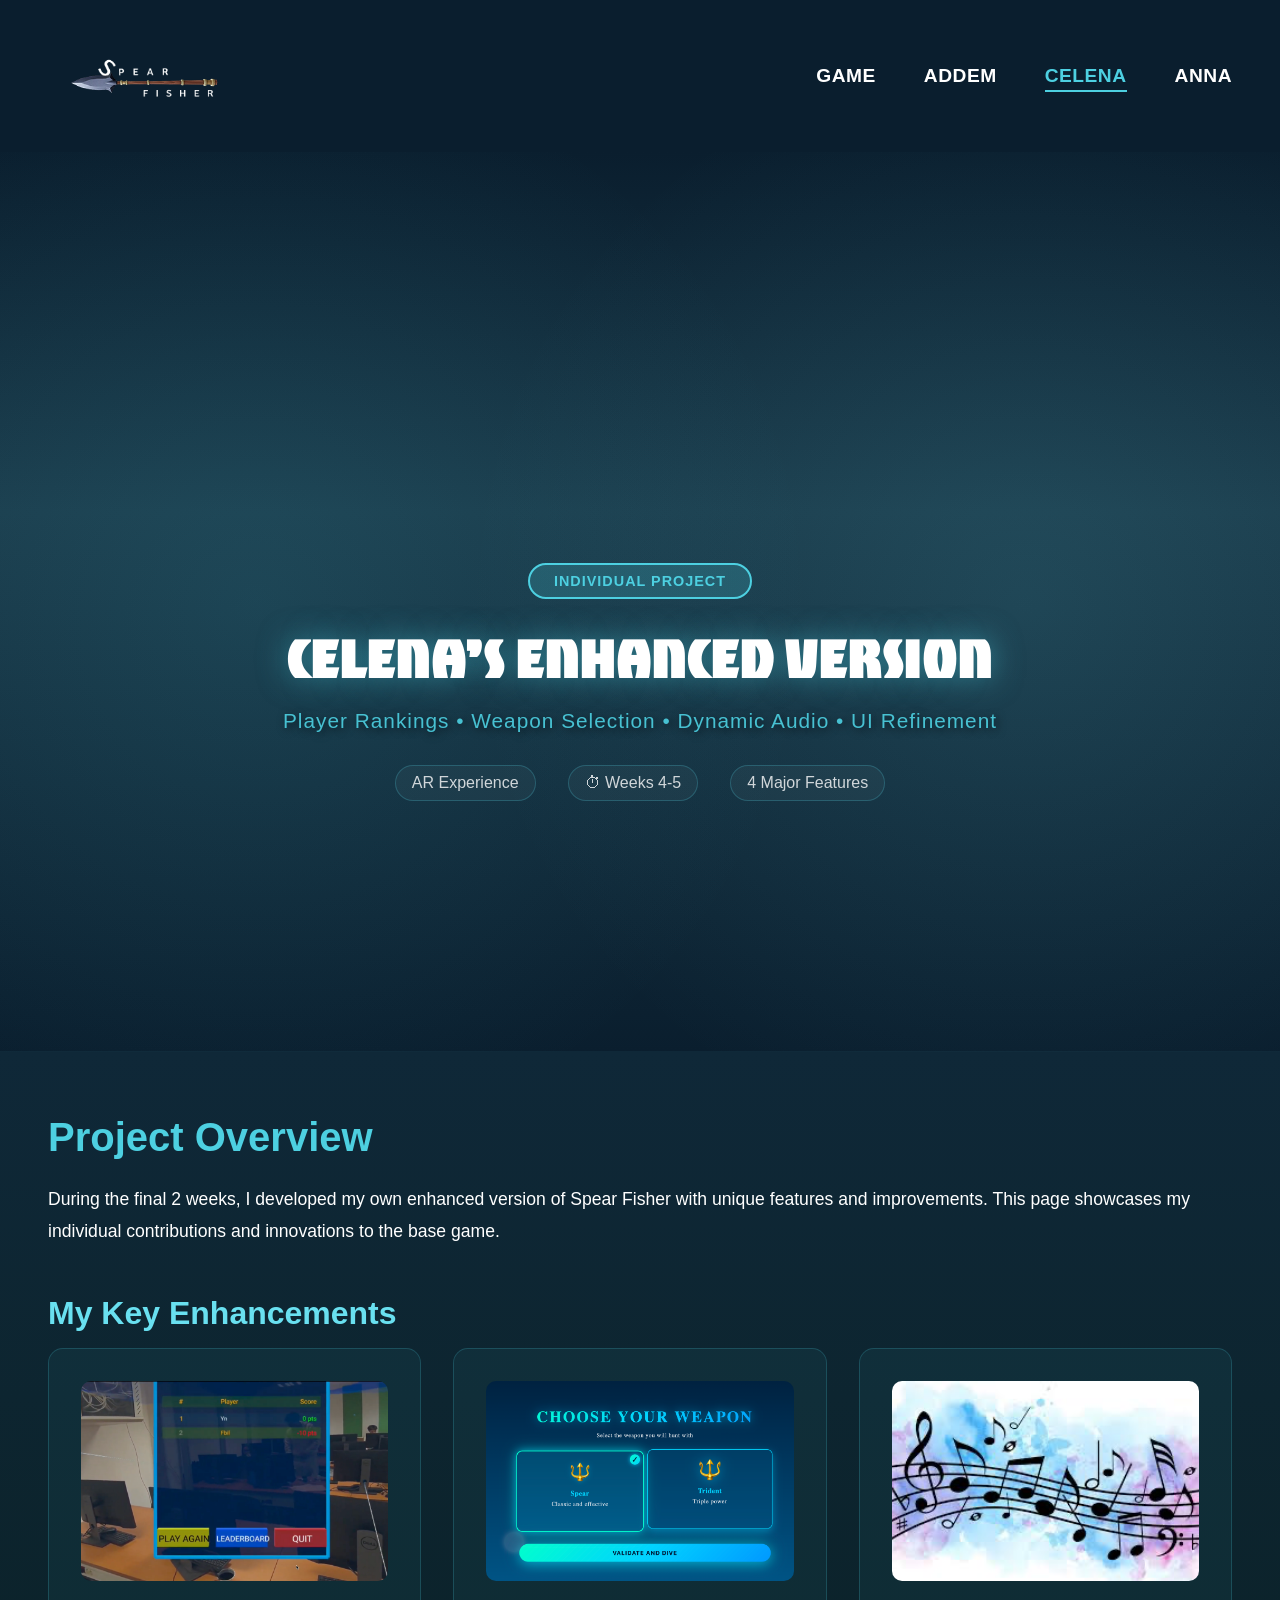
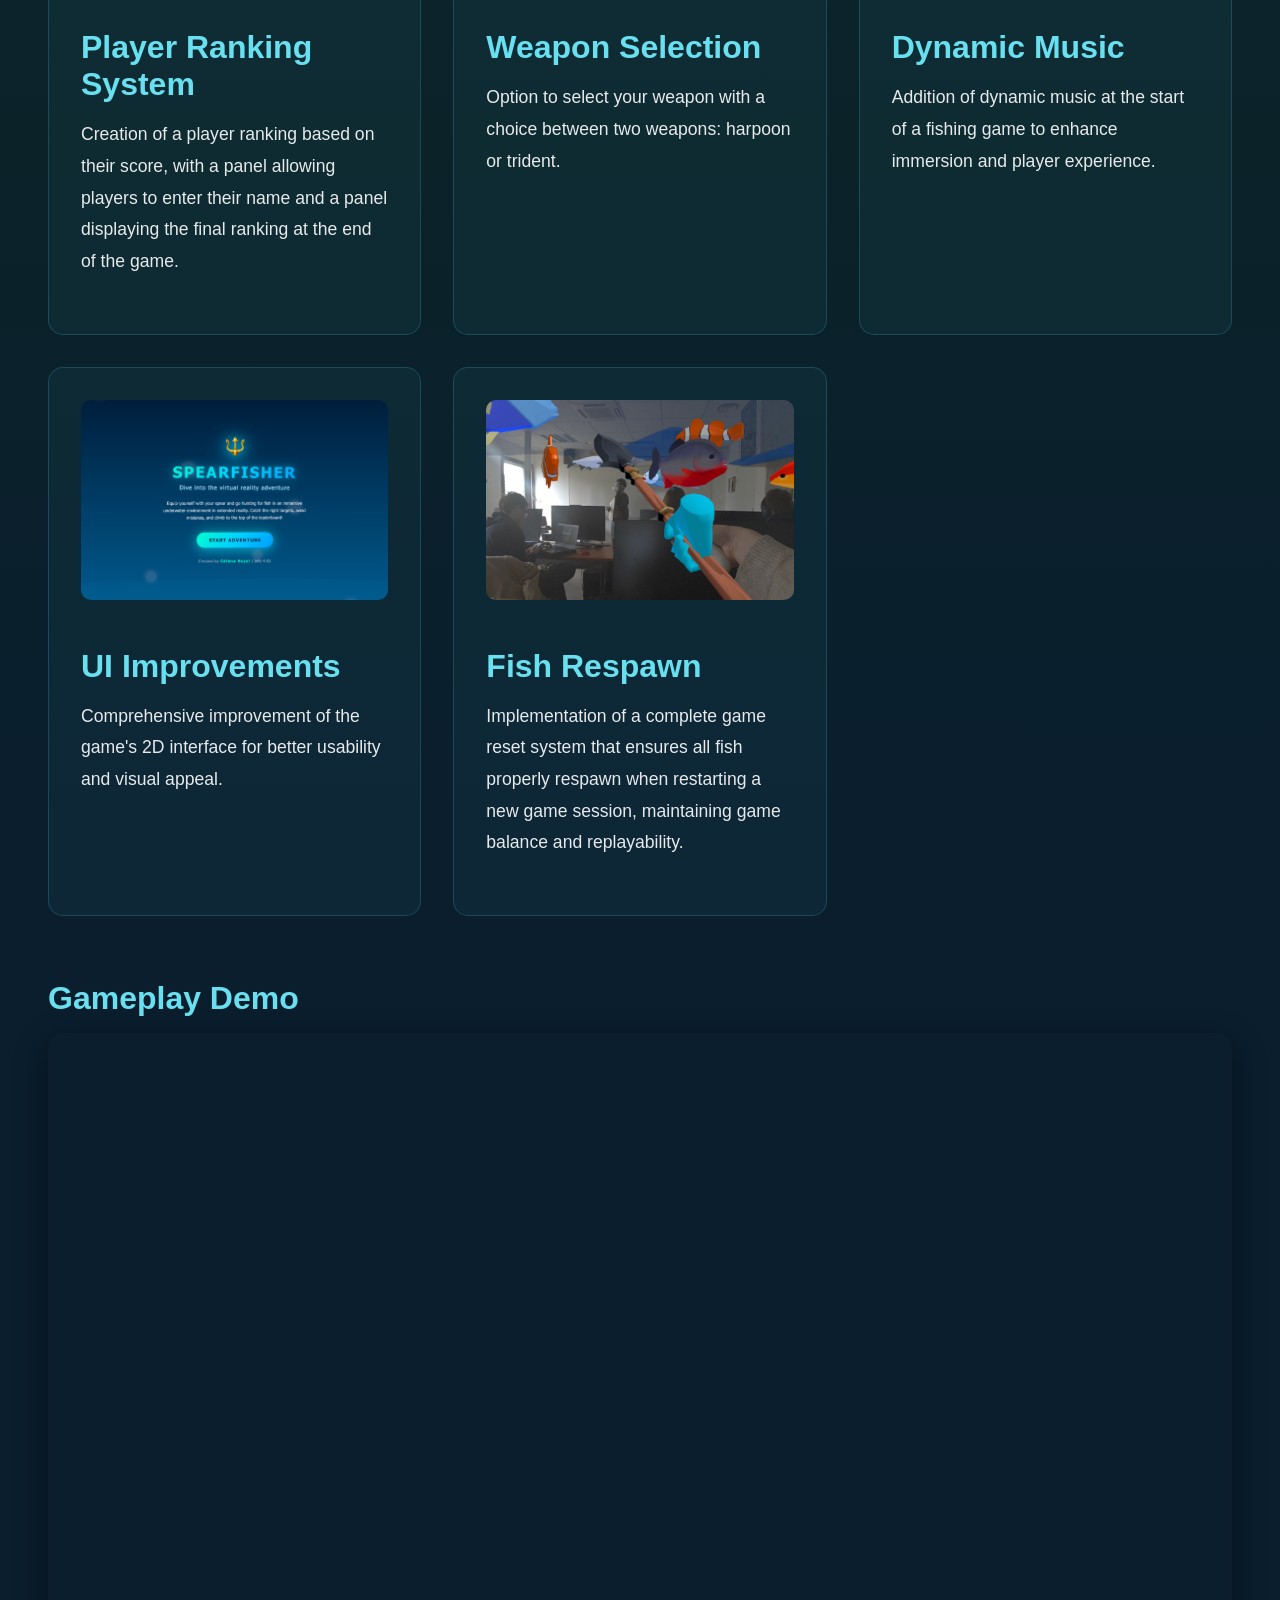
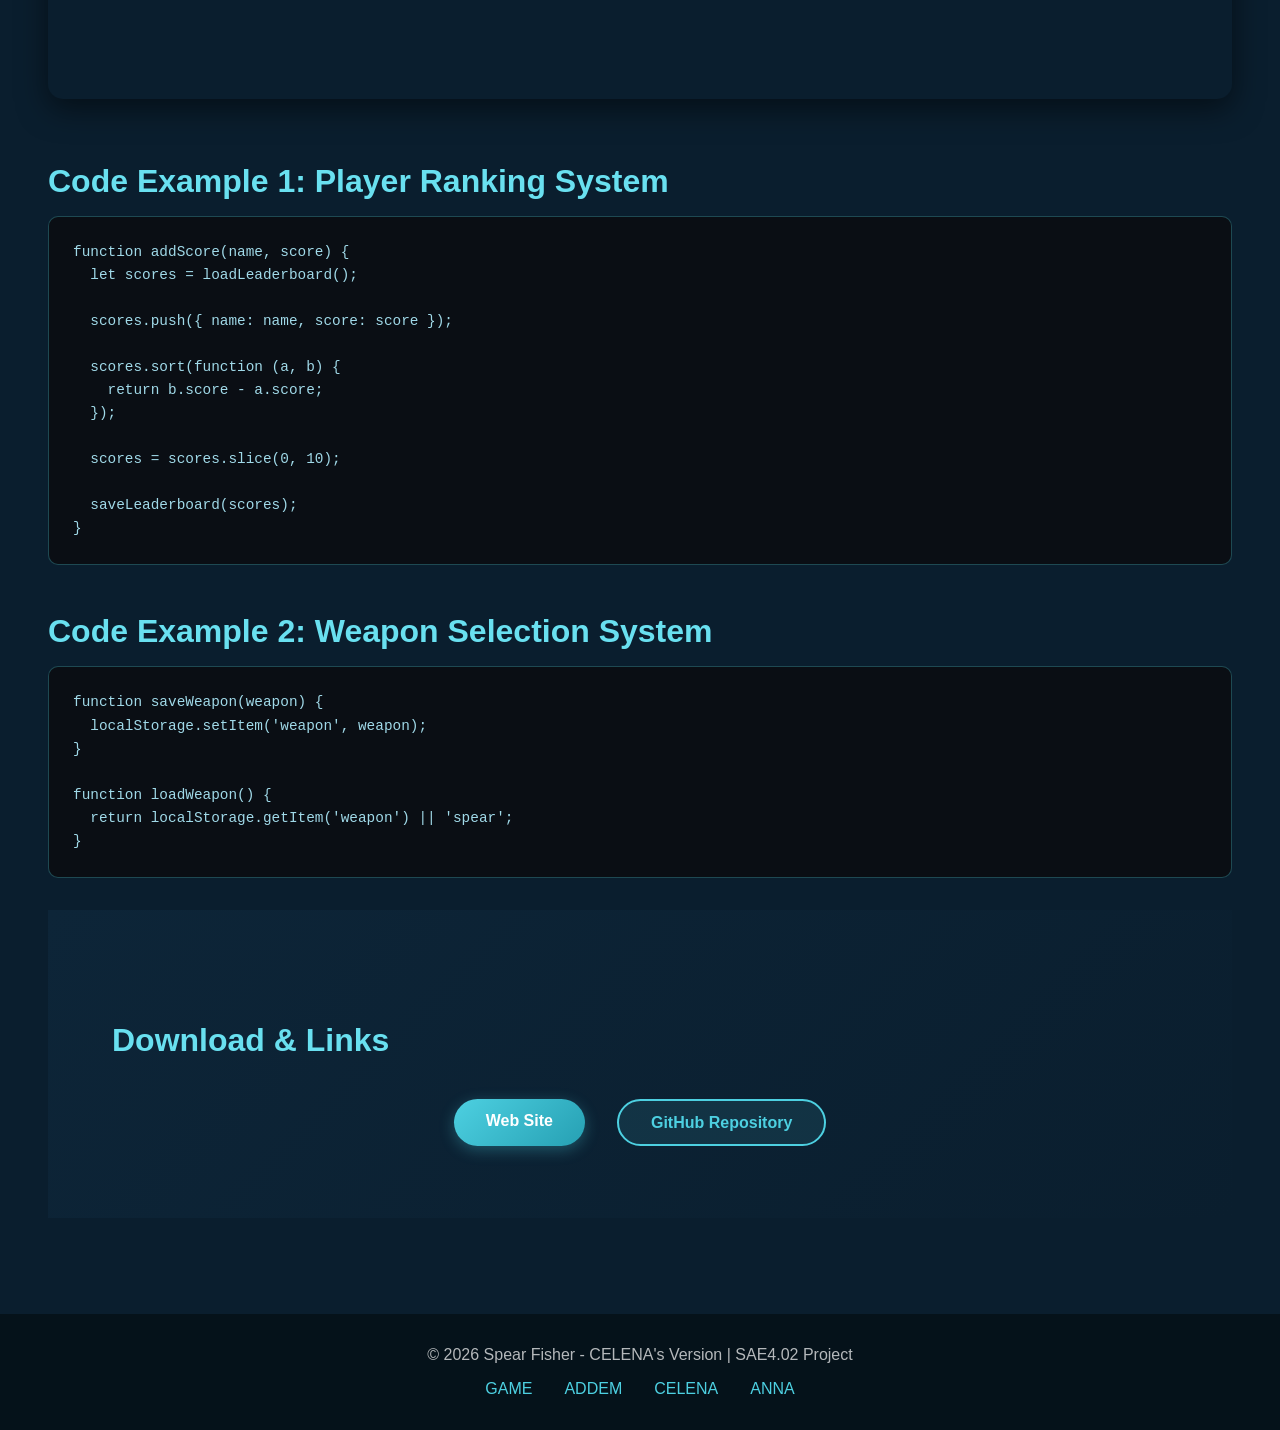
<file: celena.html>
<!DOCTYPE html>
<html lang="en">

<head>
    <meta charset="UTF-8">
    <meta name="viewport" content="width=device-width, initial-scale=1.0">
    <title>CELENA</title>
    <link rel="stylesheet" href="style.css">
</head>

<body>
    <!-- Navigation -->
    <nav class="navbar">
        <div class="nav-container">
            <div class="logo">
                <a href="index.html"><img src="asset/logo.png" alt="Spear Fisher Logo"></a>
            </div>
            <ul class="nav-menu">
                <li><a href="index.html">GAME</a></li>
                <li><a href="addem.html">ADDEM</a></li>
                <li><a href="celena.html" class="active">CELENA</a></li>
                <li><a href="anna.html">ANNA</a></li>
            </ul>
        </div>
    </nav>

    <!-- Hero Section -->
    <section class="hero member-hero-enhanced">
        <div class="hero-content">
            <div class="hero-badge">Individual Project</div>
            <h1 class="hero-title">CELENA's Enhanced Version</h1>
            <p class="hero-subtitle">Player Rankings • Weapon Selection • Dynamic Audio • UI Refinement</p>
            <div class="hero-meta">
                <span class="meta-item"> AR Experience</span>
                <span class="meta-item">⏱ Weeks 4-5</span>
                <span class="meta-item"> 4 Major Features</span>
            </div>
        </div>
    </section>

    <!-- Content Section -->
    <section class="section member-content">
        <div class="container" style="padding-top: 4rem;">
            <h2>Project Overview</h2>
            <p>During the final 2 weeks, I developed my own enhanced version of Spear Fisher with unique features and
                improvements. This page showcases my individual contributions and innovations to the base game.</p>

            <h3 id="features">My Key Enhancements</h3>
            <div class="features-grid">
                <div class="feature-card">
                    <div class="feature-image">
                        <img src="asset/page-céléna/leaderboard.png" alt="Player Ranking System">
                    </div>
                    <h3>Player Ranking System</h3>
                    <p>Creation of a player ranking based on their score, with a panel allowing players to enter their
                        name and a panel displaying the final ranking at the end of the game.</p>
                </div>
                <div class="feature-card">
                    <div class="feature-image">
                        <img src="asset/page-céléna/selection-weapon.png" alt="Weapon Selection">
                    </div>
                    <h3>Weapon Selection</h3>
                    <p>Option to select your weapon with a choice between two weapons: harpoon or trident.</p>
                </div>
                <div class="feature-card">
                    <div class="feature-image">
                        <img src="asset/page-céléna/music.png" alt="Dynamic Music">
                    </div>
                    <h3>Dynamic Music</h3>
                    <p>Addition of dynamic music at the start of a fishing game to enhance immersion and player
                        experience.</p>
                </div>
                <div class="feature-card">
                    <div class="feature-image">
                        <img src="asset/page-céléna/UI.png" alt="UI Improvements">
                    </div>
                    <h3>UI Improvements</h3>
                    <p>Comprehensive improvement of the game's 2D interface for better usability and visual appeal.</p>
                </div>
                <div class="feature-card">
                    <div class="feature-image">
                        <img src="asset/page-céléna/respawn.png" alt="Game Reset & Fish Respawn">
                    </div>
                    <h3>Fish Respawn</h3>
                    <p>Implementation of a complete game reset system that ensures all fish properly respawn when restarting a new game session, maintaining game balance and replayability.</p>
                </div>
            </div>

            <div id="demo" class="video-section">
                <h3>Gameplay Demo</h3>
                <div class="video-container">
                    <iframe width="560" height="315" src="https://www.youtube.com/embed/3nCrmhx7nc0"
                        title="Spear Fisher - Celena's Version Gameplay" frameborder="0"
                        allow="accelerometer; autoplay; clipboard-write; encrypted-media; gyroscope; picture-in-picture; web-share"
                        allowfullscreen>
                    </iframe>
                </div>
            </div>

            <!-- Code Examples -->
            <div class="code-section">
                <h3>Code Example 1: Player Ranking System</h3>
                <pre><code>function addScore(name, score) {
  let scores = loadLeaderboard();

  scores.push({ name: name, score: score });

  scores.sort(function (a, b) {
    return b.score - a.score;
  });

  scores = scores.slice(0, 10);

  saveLeaderboard(scores);
}</code></pre>

                <h3>Code Example 2: Weapon Selection System</h3>
                <pre><code>function saveWeapon(weapon) {
  localStorage.setItem('weapon', weapon);
}

function loadWeapon() {
  return localStorage.getItem('weapon') || 'spear';
}</code></pre>
            </div>

            <!-- Download Links -->
            <div class="download-section">
                <h3>Download & Links</h3>
                <div class="download-buttons">
                    <a href="https://celenahuj.github.io/SAE4.02/" class="btn-download">Web Site</a>
                    <a href="https://github.com/Celenahuj/SAE4.02" class="btn-github">GitHub Repository</a>
                </div>
            </div>
        </div>
    </section>

    <!-- Footer -->
    <footer class="footer">
        <div class="container">
            <p>&copy; 2026 Spear Fisher - CELENA's Version | SAE4.02 Project</p>
            <div class="footer-links">
                <a href="index.html">GAME</a>
                <a href="addem.html">ADDEM</a>
                <a href="celena.html">CELENA</a>
                <a href="anna.html">ANNA</a>
            </div>
        </div>
    </footer>
</body>

</html>
</file>
<file: style.css>
@import url('https://fonts.googleapis.com/css2?family=Tac+One&display=swap');

/* Tac One title font class */
.tac-one-regular {
    font-family: "Tac One", sans-serif;
    font-weight: 400;
    font-style: normal;
}

/* Reset and Base Styles */
* {
    margin: 0;
    padding: 0;
    box-sizing: border-box;
}

body {
    font-family: 'Arial', sans-serif;
    color: #fff;
    overflow-x: hidden;
    background-color: #0a1e2e;
}

html {
    scroll-behavior: smooth;
}

.container {
    max-width: 1400px;
    margin: 0 auto;
    padding: 0 3rem;
}

/* Navigation Bar */
.navbar {
    position: static;
    padding: 1.5rem 0;
}

.nav-container {
    max-width: 1400px;
    margin: 0 auto;
    padding: 0 3rem;
    display: flex;
    justify-content: space-between;
    align-items: center;
}

.logo img {
    height: 100px;
    width: auto;
    transition: transform 0.3s ease;
}

.logo img:hover {
    transform: scale(1.05);
}

.nav-menu {
    display: flex;
    list-style: none;
    gap: 3rem;
}

.nav-menu li a {
    color: #fff;
    text-decoration: none;
    font-weight: bold;
    font-size: 1.2rem;
    letter-spacing: 0.5px;
    transition: color 0.3s ease, transform 0.3s ease;
    display: inline-block;
    position: relative;
}

.nav-menu li a::after {
    content: '';
    position: absolute;
    width: 0;
    height: 2px;
    bottom: -5px;
    left: 0;
    background-color: #4dd0e1;
    transition: width 0.3s ease;
}

.nav-menu li a:hover::after,
.nav-menu li a.active::after {
    width: 100%;
}

.nav-menu li a:hover,
.nav-menu li a.active {
    color: #4dd0e1;
}

/* Hero Section */
.hero {
    position: relative;
    min-height: 100vh;
    display: flex;
    flex-direction: column;
    justify-content: center;
    align-items: flex-start;
    padding: 0 3rem;
    background-image: url('asset/backgound.png');
    background-size: cover;
    background-position: center;
    background-repeat: no-repeat;
}

.hero::before {
    content: '';
    position: absolute;
    top: 0;
    left: 0;
    right: 0;
    bottom: 0;
    background: linear-gradient(to bottom, rgba(10, 30, 46, 0.3), rgba(10, 30, 46, 0.6));
    z-index: 1;
}

.hero-content {
    position: relative;
    z-index: 2;
    max-width: 1400px;
    margin: 0 auto;
    width: 100%;
}

.hero-title {
    font-size: 6rem;
    font-weight: 900;
    letter-spacing: 2px;
    margin-bottom: 1rem;
    text-transform: uppercase;
    line-height: 1.1;
    text-shadow: 3px 3px 10px rgba(0, 0, 0, 0.7);
}

.hero-subtitle {
    font-size: 1.8rem;
    font-weight: 300;
    letter-spacing: 1px;
    opacity: 0.9;
    text-shadow: 2px 2px 8px rgba(0, 0, 0, 0.7);
}

/* Social Icons */
.social-icons {
    position: absolute;
    bottom: 3rem;
    left: 50%;
    transform: translateX(-50%);
    display: flex;
    gap: 1.5rem;
    z-index: 2;
}

.social-icon {
    width: 50px;
    height: 50px;
    border-radius: 50%;
    background-color: rgba(255, 255, 255, 0.1);
    backdrop-filter: blur(10px);
    display: flex;
    align-items: center;
    justify-content: center;
    color: #fff;
    transition: all 0.3s ease;
    text-decoration: none;
}

.social-icon:hover {
    background-color: rgba(77, 208, 225, 0.3);
    transform: translateY(-5px);
    box-shadow: 0 5px 20px rgba(77, 208, 225, 0.4);
}

.social-icon svg {
    width: 24px;
    height: 24px;
}

/* Responsive Design */
@media (max-width: 1200px) {
    .hero-title {
        font-size: 5rem;
    }
    
    .hero-subtitle {
        font-size: 1.5rem;
    }
}

@media (max-width: 768px) {
    .nav-container {
        padding: 0 1.5rem;
    }
    
    .nav-menu {
        gap: 1.5rem;
    }
    
    .nav-menu li a {
        font-size: 1rem;
    }
    
    .logo img {
        height: 40px;
    }
    
    .hero {
        padding: 0 1.5rem;
    }
    
    .hero-title {
        font-size: 3rem;
    }
    
    .hero-subtitle {
        font-size: 1.2rem;
    }
    
    .social-icons {
        bottom: 2rem;
        gap: 1rem;
    }
    
    .social-icon {
        width: 45px;
        height: 45px;
    }
}

@media (max-width: 480px) {
    .nav-menu {
        gap: 1rem;
    }
    
    .nav-menu li a {
        font-size: 0.85rem;
    }
    
    .hero-title {
        font-size: 2.5rem;
    }
    
    .hero-subtitle {
        font-size: 1rem;
    }
    
    .social-icon {
        width: 40px;
        height: 40px;
    }
    
    .social-icon svg {
        width: 20px;
        height: 20px;
    }
}

/* General Section Styles */
.section {
    padding: 6rem 0;
    background-color: #0a1e2e;
}

.section:nth-child(even) {
    background-color: #0d2538;
}

.section-title {
    font-size: 3rem;
    margin-bottom: 1rem;
    color: #4dd0e1;
    text-transform: uppercase;
    letter-spacing: 2px;
}

/* Apply Tac One to main titles */
.hero-title,
.section-title,
.member-hero h1,
.team-card h3 {
    font-family: "Tac One", sans-serif;
}

.section-subtitle {
    text-align: center;
    font-size: 1.2rem;
    margin-bottom: 3rem;
    opacity: 0.8;
}

/* About Section */
.about-section {
    background: linear-gradient(135deg, #0a1e2e 0%, #1a3a4a 100%);
}

.game-section {
    background: linear-gradient(135deg, #0a1e2e 0%, #1a3a4a 100%);
}

.game-content {
    display: grid;
    grid-template-columns: 1.5fr 1fr;
    gap: 4rem;
    align-items: start;
}

.game-description h3 {
    color: #4dd0e1;
    font-size: 1.8rem;
    margin-top: 2rem;
    margin-bottom: 1rem;
}

.game-description p {
    line-height: 1.8;
    margin-bottom: 1rem;
    color: rgba(255, 255, 255, 0.9);
}

.game-media {
    position: sticky;
    top: 120px;
}

.about-content {
    display: grid;
    grid-template-columns: 1fr 1fr;
    gap: 4rem;
    align-items: start;
}

.about-text h3 {
    color: #4dd0e1;
    font-size: 1.8rem;
    margin-top: 2rem;
    margin-bottom: 1rem;
}

.about-text h4 {
    color: #69e0f0;
    font-size: 1.4rem;
    margin-top: 1.5rem;
    margin-bottom: 0.5rem;
}

.about-text p {
    line-height: 1.8;
    margin-bottom: 1rem;
    color: rgba(255, 255, 255, 0.9);
}

.video-placeholder {
    position: sticky;
    top: 120px;
}

.video-box {
    background: rgba(0, 0, 0, 0.5);
    border: 2px dashed #4dd0e1;
    border-radius: 10px;
    padding: 4rem 2rem;
    text-align: center;
    min-height: 400px;
    display: flex;
    flex-direction: column;
    justify-content: center;
    align-items: center;
}

.video-box p {
    font-size: 3rem;
    margin-bottom: 1rem;
}

.video-box span {
    font-size: 1rem;
    opacity: 0.7;
}

/* Features Section */
.features-section {
    background: linear-gradient(135deg, #0d2538 0%, #0a1e2e 100%);
}

.features-grid {
    display: grid;
    grid-template-columns: repeat(auto-fit, minmax(340px, 1fr));
    gap: 2rem;
    margin-bottom: 4rem;
}

.feature-card {
    background: rgba(77, 208, 225, 0.05);
    border: 1px solid rgba(77, 208, 225, 0.2);
    border-radius: 15px;
    padding: 2rem;
    transition: all 0.3s ease;
}

.feature-card:hover {
    transform: translateY(-10px);
    border-color: #4dd0e1;
    box-shadow: 0 10px 30px rgba(77, 208, 225, 0.3);
}

.feature-icon {
    display: block;
    width: 100%;
    height: auto;
    max-height: 280px;
    object-fit: cover;
    border-radius: 12px;
    margin-bottom: 1rem;
}

.feature-image {
    width: 100%;
    height: 200px;
    margin-bottom: 1.5rem;
    border-radius: 10px;
    overflow: hidden;
    background: rgba(0, 0, 0, 0.3);
}

.feature-image img {
    width: 100%;
    height: 100%;
    object-fit: cover;
    transition: transform 0.3s ease;
}

.feature-card:hover .feature-image img {
    transform: scale(1.05);
}

.feature-card h3 {
    color: #4dd0e1;
    font-size: 1.5rem;
    margin-bottom: 1rem;
}

.feature-card p {
    line-height: 1.6;
    opacity: 0.9;
}

/* Code Section */
.code-section {
    margin-top: 4rem;
}

.code-examples-section {
    background: linear-gradient(135deg, #0d2538 0%, #0a1e2e 100%);
}

.screenshots-section-full {
    background: #0a1e2e;
}

.team-versions-section {
    background: linear-gradient(135deg, #0d2538 0%, #1a3a4a 100%);
}

.code-section h3 {
    color: #4dd0e1;
    font-size: 1.8rem;
    margin-bottom: 1rem;
    margin-top: 2rem;
}

.code-section pre {
    background: #0a0e14;
    border: 1px solid rgba(77, 208, 225, 0.3);
    border-radius: 10px;
    padding: 1.5rem;
    overflow-x: auto;
    margin-bottom: 2rem;
}

.code-section code {
    font-family: 'Courier New', monospace;
    font-size: 0.9rem;
    line-height: 1.6;
    color: #a0d9e8;
}

/* Challenges Section */
.challenges-section {
    margin: 4rem 0;
}

.challenges-section h3 {
    color: #4dd0e1;
    font-size: 2rem;
    margin-bottom: 2rem;
}

.challenge-item {
    background: rgba(77, 208, 225, 0.05);
    border-left: 4px solid #4dd0e1;
    border-radius: 5px;
    padding: 1.5rem;
    margin-bottom: 1.5rem;
}

.challenge-item h4 {
    color: #69e0f0;
    font-size: 1.4rem;
    margin-bottom: 0.5rem;
}

.challenge-item p {
    line-height: 1.8;
}

/* Team Section */
.team-section {
    background: linear-gradient(135deg, #0a1e2e 0%, #1a3a4a 100%);
}

.team-grid {
    display: grid;
    grid-template-columns: repeat(auto-fit, minmax(300px, 1fr));
    gap: 3rem;
}

.team-card {
    background: rgba(77, 208, 225, 0.05);
    border: 2px solid rgba(77, 208, 225, 0.2);
    border-radius: 15px;
    padding: 3rem 2rem;
    text-align: center;
    transition: all 0.3s ease;
}

.team-card:hover {
    transform: translateY(-10px);
    border-color: #4dd0e1;
    box-shadow: 0 15px 40px rgba(77, 208, 225, 0.4);
}

.team-member-icon {
    font-size: 5rem;
    margin-bottom: 1rem;
}

.team-card h3 {
    color: #4dd0e1;
    font-size: 1.8rem;
    margin-bottom: 0.5rem;
}

.member-role {
    color: #69e0f0;
    font-size: 1rem;
    margin-bottom: 1rem;
    text-transform: uppercase;
    letter-spacing: 1px;
}

.team-card p {
    margin-bottom: 1.5rem;
    line-height: 1.6;
}

/* Buttons */
.btn-primary {
    display: inline-block;
    background: linear-gradient(135deg, #4dd0e1 0%, #26a0b3 100%);
    color: #fff;
    padding: 0.8rem 2rem;
    border-radius: 30px;
    text-decoration: none;
    font-weight: bold;
    transition: all 0.3s ease;
    box-shadow: 0 4px 15px rgba(77, 208, 225, 0.3);
}

.btn-primary:hover {
    transform: translateY(-2px);
    box-shadow: 0 6px 20px rgba(77, 208, 225, 0.5);
}

.btn-download,
.btn-github,
.btn-link,
.btn-back {
    display: inline-block;
    padding: 0.8rem 2rem;
    border-radius: 30px;
    text-decoration: none;
    font-weight: bold;
    transition: all 0.3s ease;
    margin: 0.5rem;
}

.btn-download {
    background: linear-gradient(135deg, #4dd0e1 0%, #26a0b3 100%);
    color: #fff;
    box-shadow: 0 4px 15px rgba(77, 208, 225, 0.3);
}

.btn-github,
.btn-link {
    background: rgba(77, 208, 225, 0.1);
    color: #4dd0e1;
    border: 2px solid #4dd0e1;
}

.btn-back {
    background: rgba(255, 255, 255, 0.1);
    color: #fff;
    border: 2px solid rgba(255, 255, 255, 0.3);
}

.btn-download:hover,
.btn-github:hover,
.btn-link:hover,
.btn-back:hover {
    transform: translateY(-2px);
    box-shadow: 0 6px 20px rgba(77, 208, 225, 0.5);
}

/* Download Section */
.download-section {
    background: linear-gradient(135deg, #0d2538 0%, #0a1e2e 100%);
    padding: 4rem;
}

.download-grid {
    display: grid;
    grid-template-columns: repeat(auto-fit, minmax(300px, 1fr));
    gap: 3rem;
}

.download-card {
    background: rgba(77, 208, 225, 0.05);
    border: 1px solid rgba(77, 208, 225, 0.2);
    border-radius: 15px;
    padding: 2rem;
    text-align: center;
}

.download-card h3 {
    font-size: 2rem;
    margin-bottom: 1rem;
}

.download-card p {
    margin-bottom: 1.5rem;
    opacity: 0.8;
}

.resource-links {
    display: flex;
    flex-direction: column;
    gap: 1rem;
}

.resource-links a {
    color: #4dd0e1;
    text-decoration: none;
    padding: 0.5rem;
    border-radius: 5px;
    transition: all 0.3s ease;
}

.resource-links a:hover {
    background: rgba(77, 208, 225, 0.1);
    transform: translateX(10px);
}

/* Footer */
.footer {
    background: #05121a;
    padding: 2rem 0;
    text-align: center;
}

.footer p {
    margin-bottom: 1rem;
    opacity: 0.7;
}

.footer-links {
    display: flex;
    justify-content: center;
    gap: 2rem;
}

.footer-links a {
    color: #4dd0e1;
    text-decoration: none;
    transition: color 0.3s ease;
}

.footer-links a:hover {
    color: #69e0f0;
}

/* Member Pages */
.member-hero {
    padding: 10rem 0 4rem;
    background: linear-gradient(135deg, #0a1e2e 0%, #1a3a4a 100%);
    text-align: center;
}

.member-hero h1 {
    font-size: 3.5rem;
    margin-bottom: 1rem;
    color: #4dd0e1;
}

.member-hero .subtitle {
    font-size: 1.5rem;
    opacity: 0.8;
}

/* Enhanced Member Hero */
.member-hero-enhanced {
    padding: 12rem 0 2rem;
    background: linear-gradient(to bottom, 
        #0a1e2e 0%, 
        #1a3a4a 40%, 
        #0a1e2e );
    text-align: center;
    position: relative;
    overflow: hidden;
}

.member-hero-enhanced::before {
    content: '';
    position: absolute;
    top: 0;
    left: 0;
    right: 0;
    bottom: 0;
    background: 
        radial-gradient(circle at 20% 50%, rgba(77, 208, 225, 0.1) 0%, transparent 50%),
        radial-gradient(circle at 80% 50%, rgba(105, 224, 240, 0.1) 0%, transparent 50%);
    pointer-events: none;
}

.member-hero-enhanced .hero-content {
    position: relative;
    z-index: 1;
}

.hero-badge {
    display: inline-block;
    padding: 0.5rem 1.5rem;
    background: rgba(77, 208, 225, 0.2);
    border: 2px solid #4dd0e1;
    border-radius: 50px;
    color: #4dd0e1;
    font-weight: bold;
    font-size: 0.9rem;
    letter-spacing: 1px;
    margin-bottom: 1.5rem;
    text-transform: uppercase;
}

.member-hero-enhanced .hero-title {
    font-size: 4rem;
    font-weight: bold;
    color: #fff;
    margin-bottom: 1rem;
    text-shadow: 0 0 30px rgba(77, 208, 225, 0.5);
}

.member-hero-enhanced .hero-subtitle {
    font-size: 1.3rem;
    color: #4dd0e1;
    margin-bottom: 2rem;
    opacity: 0.9;
}

.hero-meta {
    display: flex;
    justify-content: center;
    gap: 2rem;
    margin-top: 2rem;
    flex-wrap: wrap;
}

.meta-item {
    color: #fff;
    font-size: 1rem;
    opacity: 0.8;
    padding: 0.5rem 1rem;
    background: rgba(255, 255, 255, 0.05);
    border-radius: 20px;
    border: 1px solid rgba(77, 208, 225, 0.3);
}

.hero-actions {
    display: flex;
    justify-content: center;
    gap: 1.5rem;
    margin-top: 2.5rem;
    position: relative;
    z-index: 1;
}

.hero-btn {
    padding: 1rem 2.5rem;
    border-radius: 50px;
    text-decoration: none;
    font-weight: bold;
    font-size: 1.1rem;
    transition: all 0.3s ease;
    border: 2px solid transparent;
}

.hero-btn.primary {
    background: linear-gradient(135deg, #4dd0e1, #69e0f0);
    color: #0a1e2e;
    box-shadow: 0 4px 15px rgba(77, 208, 225, 0.3);
}

.hero-btn.primary:hover {
    transform: translateY(-3px);
    box-shadow: 0 6px 25px rgba(77, 208, 225, 0.5);
}

.hero-btn.secondary {
    background: transparent;
    color: #4dd0e1;
    border-color: #4dd0e1;
}

.hero-btn.secondary:hover {
    background: rgba(77, 208, 225, 0.1);
    transform: translateY(-3px);
}

.member-content {
    background: linear-gradient(to bottom, 
        #0f2838 0%, 
        #0d2530 10%, 
        #0b2229 20%, 
        #0a1e2e 40%, 
        #0a1e2e 100%);
    padding-top: 0;
    margin-top: -1px;
    position: relative;
}

.member-content h2 {
    color: #4dd0e1;
    font-size: 2.5rem;
    margin-bottom: 1.5rem;
}

.member-content h3 {
    color: #69e0f0;
    font-size: 2rem;
    margin-top: 3rem;
    margin-bottom: 1rem;
}

.member-content p {
    line-height: 1.8;
    font-size: 1.1rem;
    margin-bottom: 1.5rem;
}

.feature-list {
    list-style: none;
    margin: 2rem 0;
    display: grid;
    grid-template-columns: repeat(auto-fit, minmax(350px, 1fr));
    gap: 2rem;
}

.feature-list li {
    padding: 1rem;
    margin-bottom: 0;
    background: transparent;
    border-left: none;
    border-radius: 5px;
}

.video-section {
    margin: 4rem 0;
}

.video-container {
    position: relative;
    width: 100%;
    margin: 0 auto;
    padding-bottom: 56.25%; /* 16:9 ratio */
    height: 0;
    overflow: hidden;
    border-radius: 15px;
    box-shadow: 0 10px 30px rgba(0, 0, 0, 0.5);
}

.video-container iframe {
    position: absolute;
    top: 0;
    left: 0;
    width: 100%;
    height: 100%;
    border: none;
    border-radius: 15px;
}

.screenshots-section {
    margin: 4rem 0;
}

.screenshot-grid {
    display: grid;
    grid-template-columns: repeat(auto-fit, minmax(300px, 1fr));
    gap: 2rem;
    margin-top: 2rem;
}

.screenshot-placeholder {
    background: rgba(0, 0, 0, 0.5);
    border: 2px dashed rgba(77, 208, 225, 0.3);
    border-radius: 10px;
    padding: 0;
    text-align: center;
    display: block;
    width: 100%;
    min-height: 250px;
}

.screenshot-placeholder img {
    width: 100%;
    height: 100%;
    object-fit: cover;
    border-radius: 8px;
    display: block;
    box-shadow: 0 8px 24px rgba(0, 0, 0, 0.4), inset 0 1px 0 rgba(255, 255, 255, 0.2);
    transition: all 0.3s ease;
}

.key-screenshot:hover .screenshot-placeholder img {
    box-shadow: 0 12px 32px rgba(77, 208, 225, 0.2), inset 0 1px 0 rgba(255, 255, 255, 0.3);
}

.technical-section {
    margin: 4rem 0;
    padding: 2rem;
    background: rgba(77, 208, 225, 0.05);
    border-radius: 10px;
}

.technical-section ul {
    list-style: none;
    margin-top: 1rem;
}

.technical-section li {
    padding: 0.5rem 0;
    border-bottom: 1px solid rgba(77, 208, 225, 0.1);
}

.download-buttons {
    display: flex;
    flex-wrap: wrap;
    justify-content: center;
    gap: 1rem;
    margin-top: 2rem;
}

/* Responsive for new sections */
@media (max-width: 992px) {
    .about-content {
        grid-template-columns: 1fr;
        gap: 3rem;
    }
    
    .features-grid,
    .team-grid,
    .download-grid {
        grid-template-columns: 1fr;
    }
    
    .container {
        padding: 0 2rem;
    }
    
    .section {
        padding: 4rem 0;
    }
}

@media (max-width: 768px) {
    .section-title {
        font-size: 2rem;
    }
    
    .member-hero h1 {
        font-size: 2.5rem;
    }
    
    .member-hero .subtitle {
        font-size: 1.2rem;
    }
    
    .code-section pre {
        font-size: 0.8rem;
        padding: 1rem;
    }
    
    .download-buttons {
        flex-direction: column;
        align-items: center;
    }
}

.key-screenshot {
    background: linear-gradient(135deg, rgba(77, 208, 225, 0.08) 0%, rgba(0, 0, 0, 0.3) 100%);
    border: 2px solid rgba(77, 208, 225, 0.3);
    border-radius: 20px;
    padding: 2rem;
    display: flex;
    flex-direction: column;
    gap: 1.5rem;
    backdrop-filter: blur(10px);
    transition: all 0.3s ease;
    box-shadow: 0 8px 32px rgba(77, 208, 225, 0.1), inset 0 1px 1px rgba(255, 255, 255, 0.1);
    position: relative;
    overflow: hidden;
    height: 100%;
}

.key-screenshot:hover {
    background: linear-gradient(135deg, rgba(77, 208, 225, 0.12) 0%, rgba(0, 0, 0, 0.35) 100%);
    border-color: rgba(77, 208, 225, 0.5);
    box-shadow: 0 12px 48px rgba(77, 208, 225, 0.15), inset 0 1px 1px rgba(255, 255, 255, 0.15);
    transform: translateY(-4px);
}

.key-screenshot-reverse {
    flex-direction: column;
}

.card-title {
    color: #4dd0e1;
    font-size: 1.8rem;
    font-weight: 700;
    margin: 0;
    letter-spacing: 0.5px;
}

.card-description {
    color: rgba(255, 255, 255, 0.8);
    font-size: 1rem;
    line-height: 1.6;
    margin: 0;
    flex-grow: 1;
}

.feature-text {
    width: auto;
}
</file>
